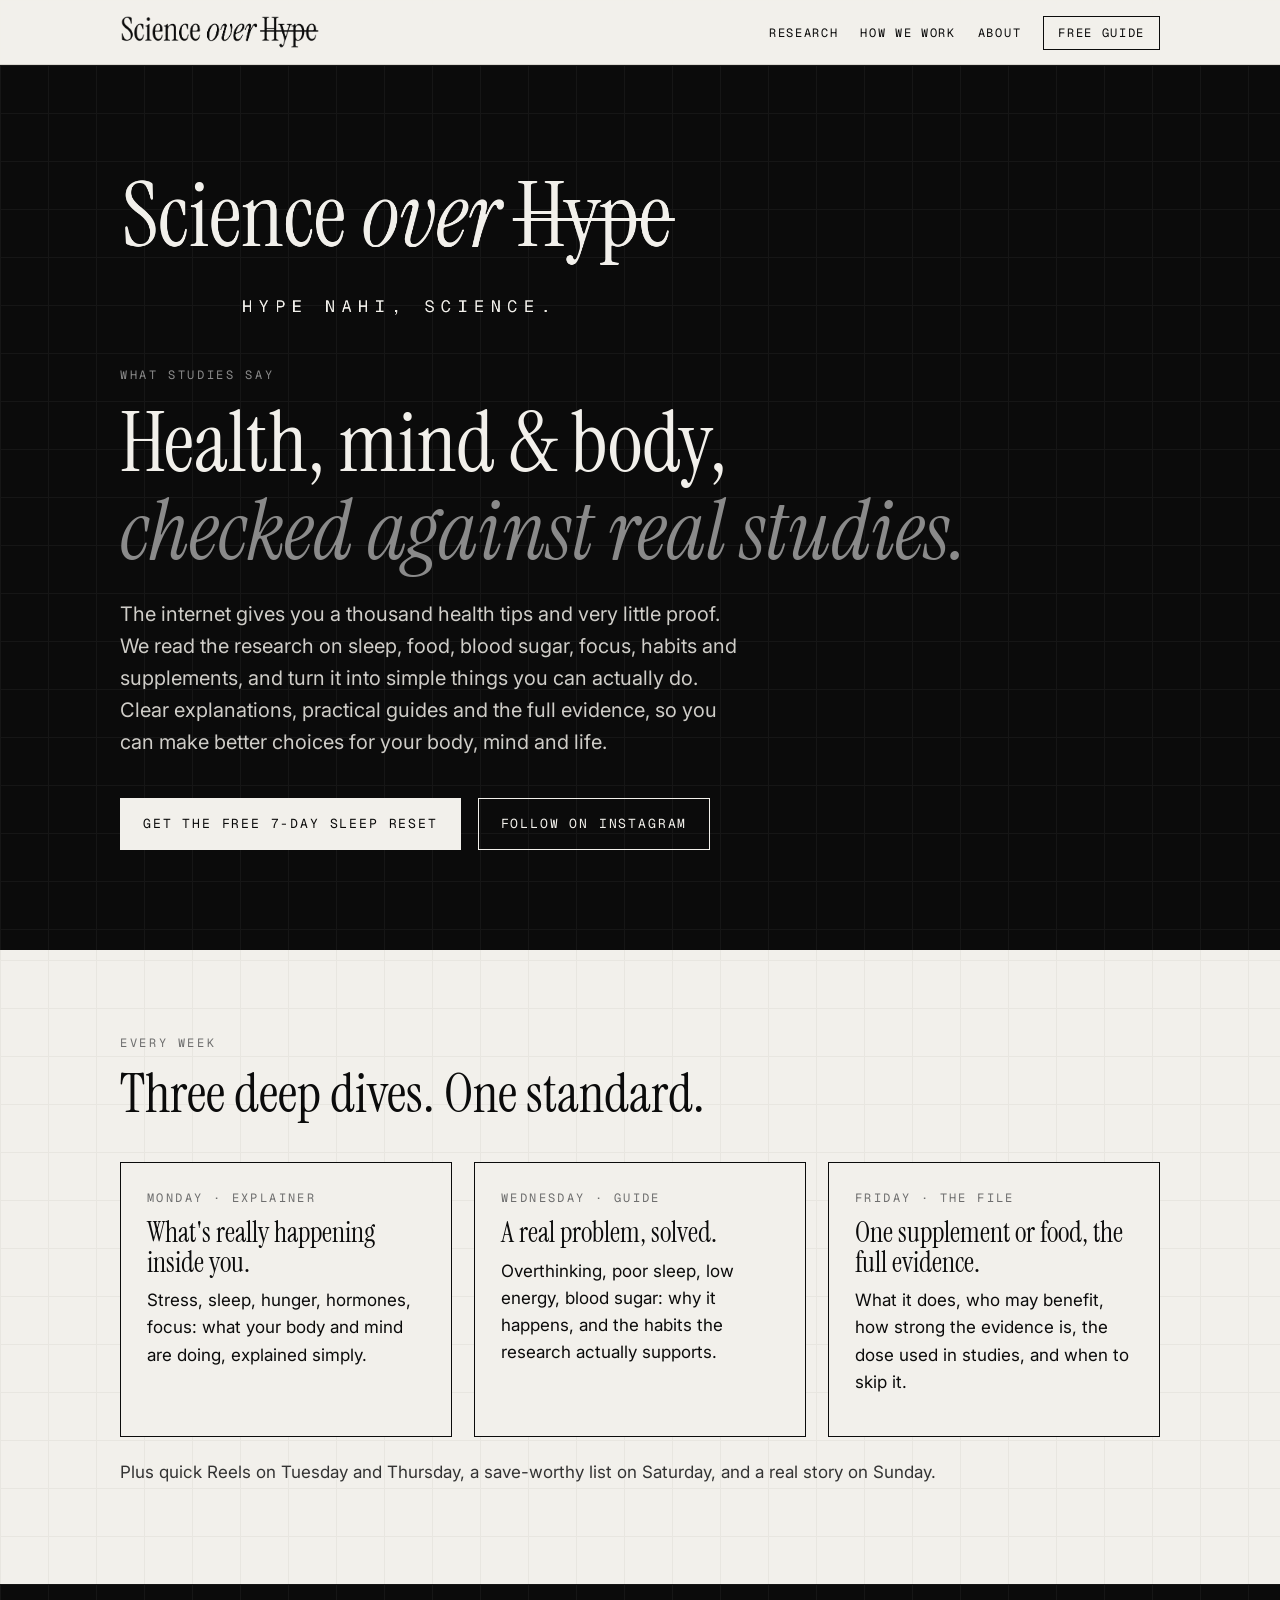
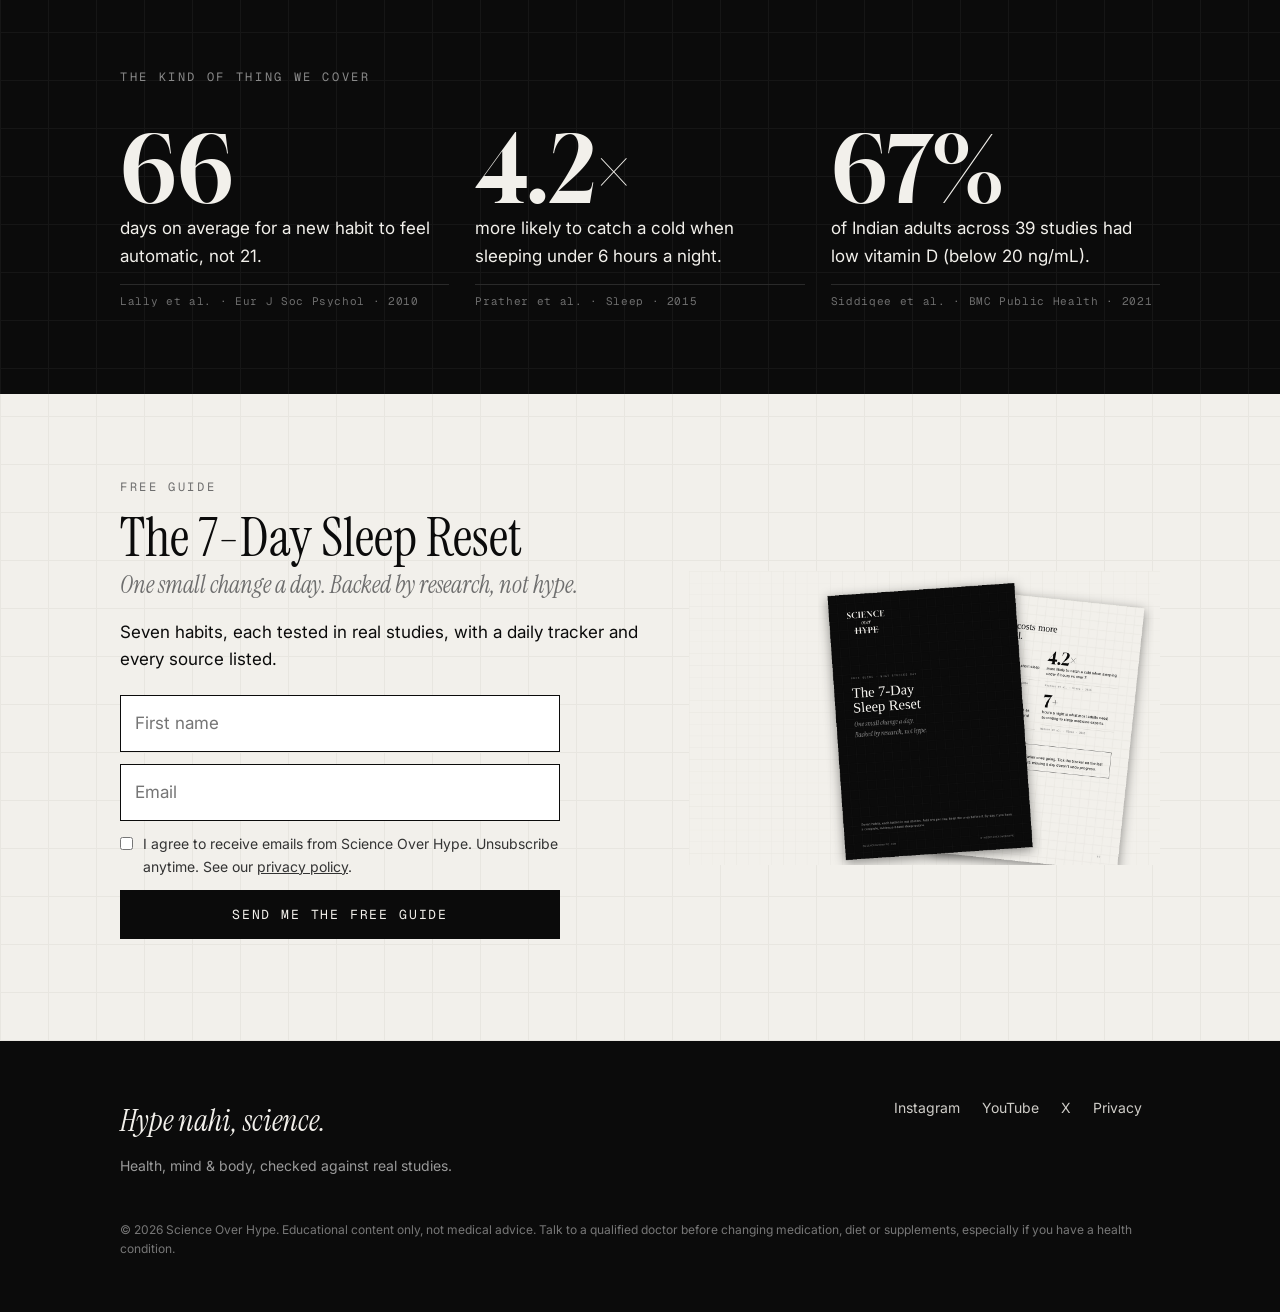
<file: index.html>
<!doctype html>
<html lang="en"><head>
<meta charset="utf-8"><meta name="viewport" content="width=device-width,initial-scale=1">
<title>Science Over Hype | Health, mind & body, checked against real studies</title>
<meta name="description" content="Short, evidence-based health content on sleep, food, blood sugar, habits and supplements. Every claim comes with its source. Hype nahi, science.">
<link rel="canonical" href="https://scienceoverhype.com/">
<meta property="og:title" content="Science Over Hype | Health, mind & body, checked against real studies"><meta property="og:description" content="Short, evidence-based health content on sleep, food, blood sugar, habits and supplements. Every claim comes with its source. Hype nahi, science.">
<meta property="og:image" content="https://scienceoverhype.com/assets/og.jpg"><meta property="og:url" content="https://scienceoverhype.com/">
<meta name="twitter:card" content="summary_large_image">
<link rel="icon" href="/assets/favicon.png"><link rel="apple-touch-icon" href="/assets/apple-touch-icon.png">
<link rel="preconnect" href="https://fonts.googleapis.com"><link rel="preconnect" href="https://fonts.gstatic.com" crossorigin>
<link href="https://fonts.googleapis.com/css2?family=Gloock&family=Instrument+Serif:ital@0;1&family=Geist+Mono&family=Inter:wght@400;600&display=swap" rel="stylesheet">
<link rel="stylesheet" href="/assets/style.css">
<script type="application/ld+json">{"@context": "https://schema.org", "@graph": [{"@type": "Organization", "@id": "https://scienceoverhype.com/#org", "name": "Science Over Hype", "url": "https://scienceoverhype.com/", "logo": "https://scienceoverhype.com/assets/logo-black.png", "sameAs": ["https://www.instagram.com/thescienceoverhype/", "https://www.youtube.com/@thescienceoverhype", "https://x.com/scienceoverhype"], "description": "Science Over Hype: Your body, mind and life, checked against real studies. Hype nahi, science.", "founder": {"@type": "Person", "@id": "https://scienceoverhype.com/about/#nitish", "name": "Nitish Vaibhav", "url": "https://scienceoverhype.com/about/"}}, {"@type": "WebSite", "@id": "https://scienceoverhype.com/#site", "name": "Science Over Hype", "url": "https://scienceoverhype.com/", "publisher": {"@id": "https://scienceoverhype.com/#org"}}]}</script>
</head><body>
<header class="site"><div class="wrap">
 <a class="logo" href="/" aria-label="Science Over Hype home"><img src="/assets/logoC-black.png" alt="Science Over Hype"></a>
 <nav><a href="/research/">Research</a><a href="/how-we-work/">How we work</a><a href="/about/">About</a><a class="cta" href="/sleep/">Free guide</a></nav>
</div></header>

<section class="dark hero"><div class="wrap">
 <img class="logo-big" src="/assets/logoC-full-white.png" alt="Science Over Hype">
 <div class="k">What studies say</div>
 <h1 style="margin-top:14px">Health, mind &amp; body,<br><span class="it">checked against real studies.</span></h1>
 <p class="lead">The internet gives you a thousand health tips and very little proof. We read the research on sleep, food, blood sugar, focus, habits and supplements, and turn it into simple things you can actually do. Clear explanations, practical guides and the full evidence, so you can make better choices for your body, mind and life.</p>
 <a class="btn solid" href="/sleep/">Get the free 7-Day Sleep Reset</a>
 <a class="btn" href="https://www.instagram.com/thescienceoverhype/" target="_blank" rel="noopener">Follow on Instagram</a>
</div></section>

<section><div class="wrap">
 <div class="k">Every week</div>
 <h2 style="margin-top:12px">Three deep dives. One standard.</h2>
 <div class="grid3">
  <div class="card"><div class="day">MONDAY · EXPLAINER</div><h3>What's really happening inside you.</h3><p>Stress, sleep, hunger, hormones, focus: what your body and mind are doing, explained simply.</p></div>
  <div class="card"><div class="day">WEDNESDAY · GUIDE</div><h3>A real problem, solved.</h3><p>Overthinking, poor sleep, low energy, blood sugar: why it happens, and the habits the research actually supports.</p></div>
  <div class="card"><div class="day">FRIDAY · THE FILE</div><h3>One supplement or food, the full evidence.</h3><p>What it does, who may benefit, how strong the evidence is, the dose used in studies, and when to skip it.</p></div>
 </div>
 <p style="margin-top:22px;color:#333">Plus quick Reels on Tuesday and Thursday, a save-worthy list on Saturday, and a real story on Sunday.</p>
</div></section>

<section class="dark"><div class="wrap">
 <div class="k">The kind of thing we cover</div>
 <div class="stats">
  <div><div class="big">66</div><p>days on average for a new habit to feel automatic, not 21.</p><div class="src">Lally et al. · Eur J Soc Psychol · 2010</div></div>
  <div><div class="big">4.2×</div><p>more likely to catch a cold when sleeping under 6 hours a night.</p><div class="src">Prather et al. · Sleep · 2015</div></div>
  <div><div class="big">67%</div><p>of Indian adults across 39 studies had low vitamin D (below 20 ng/mL).</p><div class="src">Siddiqee et al. · BMC Public Health · 2021</div></div>
 </div>
</div></section>

<section><div class="wrap split">
 <div>
  <div class="k">Free guide</div>
  <h2 style="margin-top:12px">The 7-Day Sleep Reset</h2>
  <p class="it" style="font-size:24px">One small change a day. Backed by research, not hype.</p>
  <p>Seven habits, each tested in real studies, with a daily tracker and every source listed.</p>
  <form class="signup" action="https://assets.mailerlite.com/jsonp/2796942/forms/204186432875529452/subscribe" method="post">
 <input type="text" name="fields[name]" placeholder="First name" autocomplete="given-name">
 <input type="email" name="fields[email]" placeholder="Email" required autocomplete="email">
 <label class="consent"><input type="checkbox" name="gdpr[]" value="consent" required><span>I agree to receive emails from Science Over Hype. Unsubscribe anytime. See our <a href="/privacy/">privacy policy</a>.</span></label>
 <input type="hidden" name="ml-submit" value="1"><input type="hidden" name="anticsrf" value="true">
 <button type="submit">Send me the free guide</button>
 <div class="form-msg" role="status"></div>
</form>
 </div>
 <a href="/sleep/"><img src="/assets/sleep-reset-mockup.png" alt="The 7-Day Sleep Reset guide"></a>
</div></section>
<footer class="site"><div class="wrap">
 <div class="row">
  <div><div class="tag">Hype nahi, science.</div><p style="margin-top:10px">Health, mind &amp; body, checked against real studies.</p></div>
  <div>
   <a href="https://www.instagram.com/thescienceoverhype/" target="_blank" rel="noopener">Instagram</a>
   <a href="https://www.youtube.com/@thescienceoverhype" target="_blank" rel="noopener">YouTube</a>
   <a href="https://x.com/scienceoverhype" target="_blank" rel="noopener">X</a>
   <a href="/privacy/">Privacy</a>
  </div>
 </div>
 <p class="fine">© 2026 Science Over Hype. Educational content only, not medical advice. Talk to a qualified doctor before changing medication, diet or supplements, especially if you have a health condition.</p>
</div></footer>
<script>
document.querySelectorAll('form.signup').forEach(function(f){
 f.addEventListener('submit',function(e){
  var action=f.getAttribute('action'); var msg=f.querySelector('.form-msg');
  if(!action||action==='#'){e.preventDefault();msg.textContent='Signups open very soon.';return;}
  e.preventDefault(); var b=f.querySelector('button'); b.disabled=true; b.textContent='Sending…';
  fetch(action,{method:'POST',body:new FormData(f)}).then(function(r){return r.json()}).then(function(d){
   if(d&&d.success){f.querySelectorAll('input,button').forEach(function(x){x.style.display='none'});f.querySelector('label.consent').style.display='none';
    msg.innerHTML='<strong>Almost done. Check your inbox.</strong> Tap the confirm button in our email, and your Sleep Reset arrives right after. (Not there in 2 minutes? Check Promotions or Spam.)';}
   else{b.disabled=false;b.textContent='Send me the free guide';msg.textContent='Something went wrong. Please check your email and try again.';}
  }).catch(function(){b.disabled=false;b.textContent='Send me the free guide';msg.textContent='Something went wrong. Please try again.';});
 });
});
</script>
</body></html>
</file>
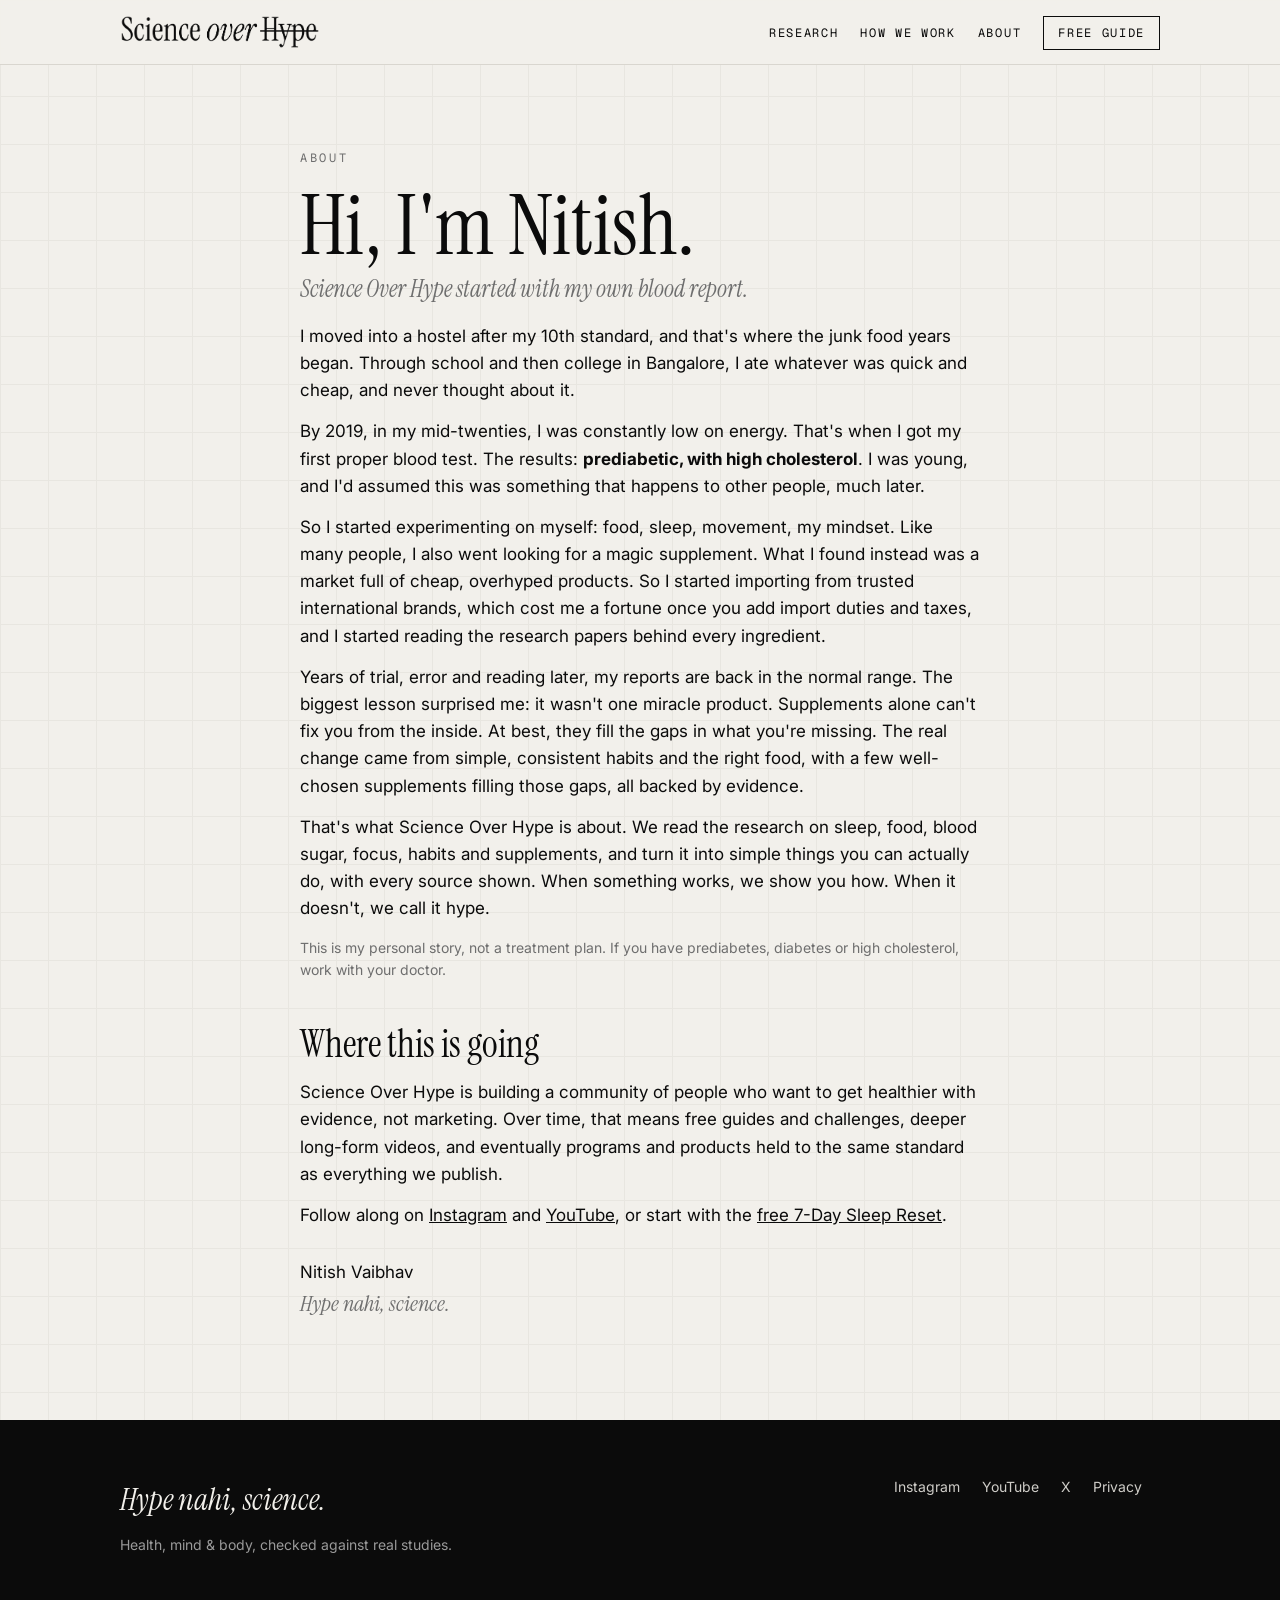
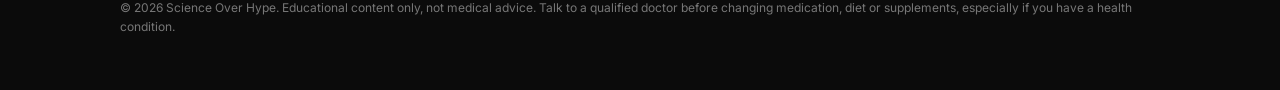
<file: about/index.html>
<!doctype html>
<html lang="en"><head>
<meta charset="utf-8"><meta name="viewport" content="width=device-width,initial-scale=1">
<title>About | Science Over Hype</title>
<meta name="description" content="Science Over Hype is run by Nitish Vaibhav: short, evidence-based health content for people who want proof, not hype.">
<link rel="canonical" href="https://scienceoverhype.com/about/">
<meta property="og:title" content="About | Science Over Hype"><meta property="og:description" content="Science Over Hype is run by Nitish Vaibhav: short, evidence-based health content for people who want proof, not hype.">
<meta property="og:image" content="https://scienceoverhype.com/assets/og.jpg"><meta property="og:url" content="https://scienceoverhype.com/about/">
<meta name="twitter:card" content="summary_large_image">
<link rel="icon" href="/assets/favicon.png"><link rel="apple-touch-icon" href="/assets/apple-touch-icon.png">
<link rel="preconnect" href="https://fonts.googleapis.com"><link rel="preconnect" href="https://fonts.gstatic.com" crossorigin>
<link href="https://fonts.googleapis.com/css2?family=Gloock&family=Instrument+Serif:ital@0;1&family=Geist+Mono&family=Inter:wght@400;600&display=swap" rel="stylesheet">
<link rel="stylesheet" href="/assets/style.css">
</head><body>
<header class="site"><div class="wrap">
 <a class="logo" href="/" aria-label="Science Over Hype home"><img src="/assets/logoC-black.png" alt="Science Over Hype"></a>
 <nav><a href="/research/">Research</a><a href="/how-we-work/">How we work</a><a href="/about/">About</a><a class="cta" href="/sleep/">Free guide</a></nav>
</div></header>

<section><div class="wrap prose">
 <div class="k">About</div>
 <h1 style="margin-top:14px">Hi, I'm Nitish.</h1>
 <p class="it" style="font-size:24px">Science Over Hype started with my own blood report.</p>
 <p>I moved into a hostel after my 10th standard, and that's where the junk food years began. Through school and then college in Bangalore, I ate whatever was quick and cheap, and never thought about it.</p>
 <p>By 2019, in my mid-twenties, I was constantly low on energy. That's when I got my first proper blood test. The results: <strong>prediabetic, with high cholesterol</strong>. I was young, and I'd assumed this was something that happens to other people, much later.</p>
 <p>So I started experimenting on myself: food, sleep, movement, my mindset. Like many people, I also went looking for a magic supplement. What I found instead was a market full of cheap, overhyped products. So I started importing from trusted international brands, which cost me a fortune once you add import duties and taxes, and I started reading the research papers behind every ingredient.</p>
 <p>Years of trial, error and reading later, my reports are back in the normal range. The biggest lesson surprised me: it wasn't one miracle product. Supplements alone can't fix you from the inside. At best, they fill the gaps in what you're missing. The real change came from simple, consistent habits and the right food, with a few well-chosen supplements filling those gaps, all backed by evidence.</p>
 <p>That's what Science Over Hype is about. We read the research on sleep, food, blood sugar, focus, habits and supplements, and turn it into simple things you can actually do, with every source shown. When something works, we show you how. When it doesn't, we call it hype.</p>
 <p style="font-size:14px;color:var(--grey)">This is my personal story, not a treatment plan. If you have prediabetes, diabetes or high cholesterol, work with your doctor.</p>
 <h2>Where this is going</h2>
 <p>Science Over Hype is building a community of people who want to get healthier with evidence, not marketing. Over time, that means free guides and challenges, deeper long-form videos, and eventually programs and products held to the same standard as everything we publish.</p>
 <p>Follow along on <a href="https://www.instagram.com/thescienceoverhype/" target="_blank" rel="noopener">Instagram</a> and <a href="https://www.youtube.com/@thescienceoverhype" target="_blank" rel="noopener">YouTube</a>, or start with the <a href="/sleep/">free 7-Day Sleep Reset</a>.</p>
 <p style="margin-top:30px">Nitish Vaibhav<br><span class="it" style="font-size:22px">Hype nahi, science.</span></p>
</div></section>
<footer class="site"><div class="wrap">
 <div class="row">
  <div><div class="tag">Hype nahi, science.</div><p style="margin-top:10px">Health, mind &amp; body, checked against real studies.</p></div>
  <div>
   <a href="https://www.instagram.com/thescienceoverhype/" target="_blank" rel="noopener">Instagram</a>
   <a href="https://www.youtube.com/@thescienceoverhype" target="_blank" rel="noopener">YouTube</a>
   <a href="https://x.com/scienceoverhype" target="_blank" rel="noopener">X</a>
   <a href="/privacy/">Privacy</a>
  </div>
 </div>
 <p class="fine">© 2026 Science Over Hype. Educational content only, not medical advice. Talk to a qualified doctor before changing medication, diet or supplements, especially if you have a health condition.</p>
</div></footer>
<script>
document.querySelectorAll('form.signup').forEach(function(f){
 f.addEventListener('submit',function(e){
  var action=f.getAttribute('action'); var msg=f.querySelector('.form-msg');
  if(!action||action==='#'){e.preventDefault();msg.textContent='Signups open very soon.';return;}
  e.preventDefault(); var b=f.querySelector('button'); b.disabled=true; b.textContent='Sending…';
  fetch(action,{method:'POST',body:new FormData(f)}).then(function(r){return r.json()}).then(function(d){
   if(d&&d.success){f.querySelectorAll('input,button').forEach(function(x){x.style.display='none'});f.querySelector('label.consent').style.display='none';
    msg.innerHTML='<strong>Almost done. Check your inbox.</strong> Tap the confirm button in our email, and your Sleep Reset arrives right after. (Not there in 2 minutes? Check Promotions or Spam.)';}
   else{b.disabled=false;b.textContent='Send me the free guide';msg.textContent='Something went wrong. Please check your email and try again.';}
  }).catch(function(){b.disabled=false;b.textContent='Send me the free guide';msg.textContent='Something went wrong. Please try again.';});
 });
});
</script>
</body></html>
</file>
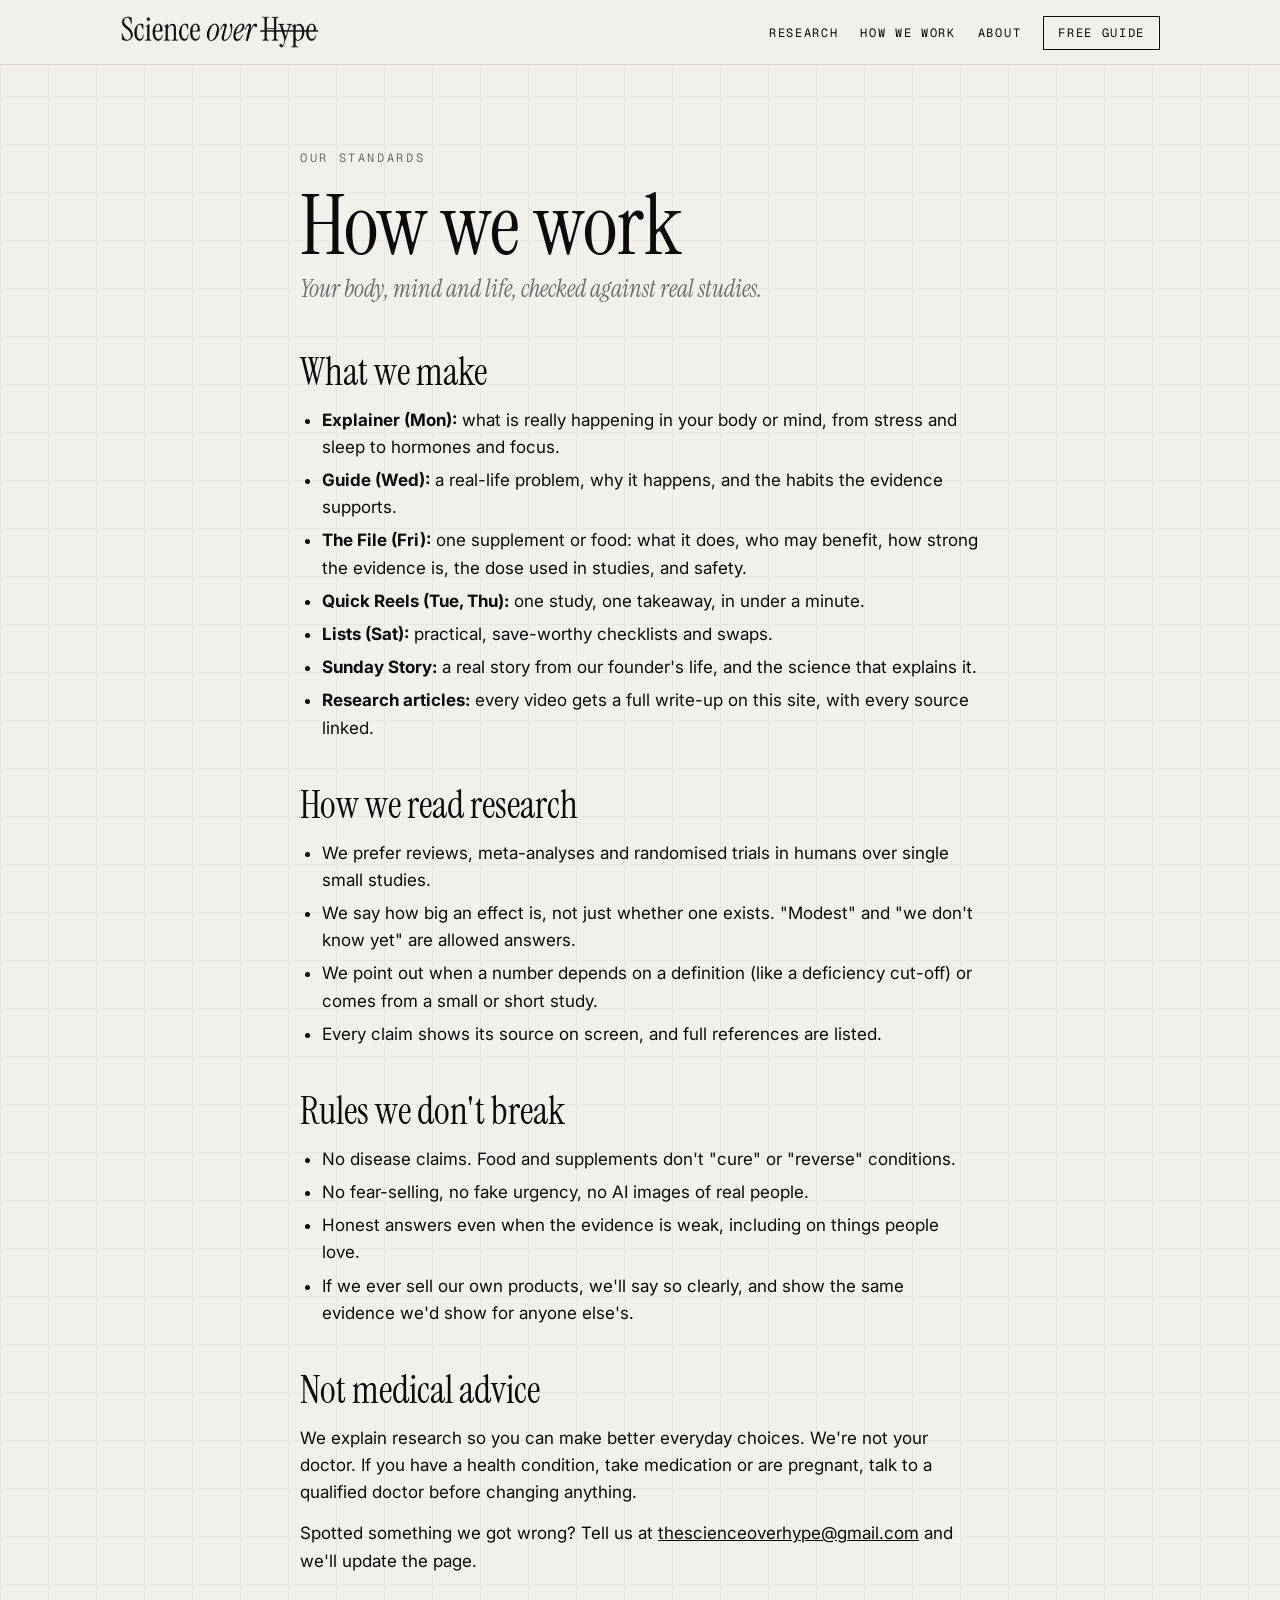
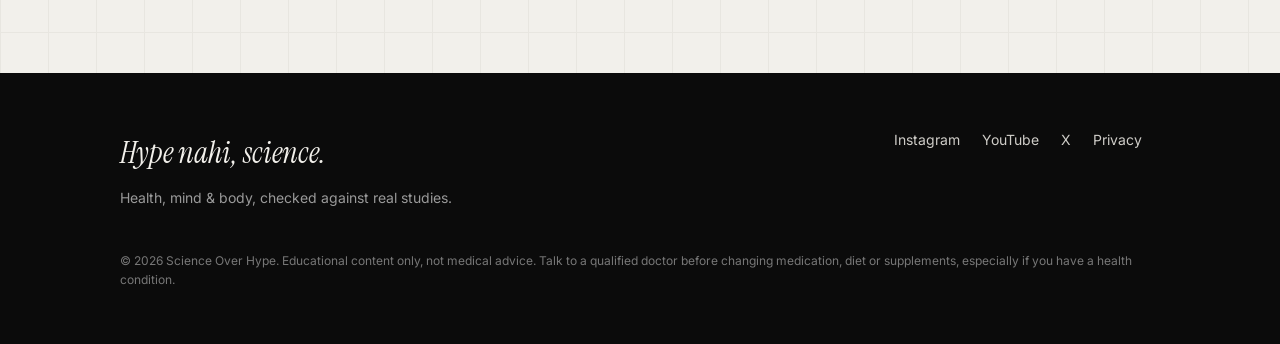
<file: how-we-work/index.html>
<!doctype html>
<html lang="en"><head>
<meta charset="utf-8"><meta name="viewport" content="width=device-width,initial-scale=1">
<title>How we work | Science Over Hype</title>
<meta name="description" content="Our evidence standards: what we make, how we read studies, and the rules we never break.">
<link rel="canonical" href="https://scienceoverhype.com/how-we-work/">
<meta property="og:title" content="How we work | Science Over Hype"><meta property="og:description" content="Our evidence standards: what we make, how we read studies, and the rules we never break.">
<meta property="og:image" content="https://scienceoverhype.com/assets/og.jpg"><meta property="og:url" content="https://scienceoverhype.com/how-we-work/">
<meta name="twitter:card" content="summary_large_image">
<link rel="icon" href="/assets/favicon.png"><link rel="apple-touch-icon" href="/assets/apple-touch-icon.png">
<link rel="preconnect" href="https://fonts.googleapis.com"><link rel="preconnect" href="https://fonts.gstatic.com" crossorigin>
<link href="https://fonts.googleapis.com/css2?family=Gloock&family=Instrument+Serif:ital@0;1&family=Geist+Mono&family=Inter:wght@400;600&display=swap" rel="stylesheet">
<link rel="stylesheet" href="/assets/style.css">
</head><body>
<header class="site"><div class="wrap">
 <a class="logo" href="/" aria-label="Science Over Hype home"><img src="/assets/logoC-black.png" alt="Science Over Hype"></a>
 <nav><a href="/research/">Research</a><a href="/how-we-work/">How we work</a><a href="/about/">About</a><a class="cta" href="/sleep/">Free guide</a></nav>
</div></header>

<section><div class="wrap prose">
 <div class="k">Our standards</div>
 <h1 style="margin-top:14px">How we work</h1>
 <p class="it" style="font-size:24px">Your body, mind and life, checked against real studies.</p>
 <h2>What we make</h2>
 <ul>
  <li><strong>Explainer (Mon):</strong> what is really happening in your body or mind, from stress and sleep to hormones and focus.</li>
  <li><strong>Guide (Wed):</strong> a real-life problem, why it happens, and the habits the evidence supports.</li>
  <li><strong>The File (Fri):</strong> one supplement or food: what it does, who may benefit, how strong the evidence is, the dose used in studies, and safety.</li>
  <li><strong>Quick Reels (Tue, Thu):</strong> one study, one takeaway, in under a minute.</li>
  <li><strong>Lists (Sat):</strong> practical, save-worthy checklists and swaps.</li>
  <li><strong>Sunday Story:</strong> a real story from our founder's life, and the science that explains it.</li>
  <li><strong>Research articles:</strong> every video gets a full write-up on this site, with every source linked.</li>
 </ul>
 <h2>How we read research</h2>
 <ul>
  <li>We prefer reviews, meta-analyses and randomised trials in humans over single small studies.</li>
  <li>We say how big an effect is, not just whether one exists. "Modest" and "we don't know yet" are allowed answers.</li>
  <li>We point out when a number depends on a definition (like a deficiency cut-off) or comes from a small or short study.</li>
  <li>Every claim shows its source on screen, and full references are listed.</li>
 </ul>
 <h2>Rules we don't break</h2>
 <ul>
  <li>No disease claims. Food and supplements don't "cure" or "reverse" conditions.</li>
  <li>No fear-selling, no fake urgency, no AI images of real people.</li>
  <li>Honest answers even when the evidence is weak, including on things people love.</li>
  <li>If we ever sell our own products, we'll say so clearly, and show the same evidence we'd show for anyone else's.</li>
 </ul>
 <h2>Not medical advice</h2>
 <p>We explain research so you can make better everyday choices. We're not your doctor. If you have a health condition, take medication or are pregnant, talk to a qualified doctor before changing anything.</p>
 <p>Spotted something we got wrong? Tell us at <a href="mailto:thescienceoverhype@gmail.com">thescienceoverhype@gmail.com</a> and we'll update the page.</p>
</div></section>
<footer class="site"><div class="wrap">
 <div class="row">
  <div><div class="tag">Hype nahi, science.</div><p style="margin-top:10px">Health, mind &amp; body, checked against real studies.</p></div>
  <div>
   <a href="https://www.instagram.com/thescienceoverhype/" target="_blank" rel="noopener">Instagram</a>
   <a href="https://www.youtube.com/@thescienceoverhype" target="_blank" rel="noopener">YouTube</a>
   <a href="https://x.com/scienceoverhype" target="_blank" rel="noopener">X</a>
   <a href="/privacy/">Privacy</a>
  </div>
 </div>
 <p class="fine">© 2026 Science Over Hype. Educational content only, not medical advice. Talk to a qualified doctor before changing medication, diet or supplements, especially if you have a health condition.</p>
</div></footer>
<script>
document.querySelectorAll('form.signup').forEach(function(f){
 f.addEventListener('submit',function(e){
  var action=f.getAttribute('action'); var msg=f.querySelector('.form-msg');
  if(!action||action==='#'){e.preventDefault();msg.textContent='Signups open very soon.';return;}
  e.preventDefault(); var b=f.querySelector('button'); b.disabled=true; b.textContent='Sending…';
  fetch(action,{method:'POST',body:new FormData(f)}).then(function(r){return r.json()}).then(function(d){
   if(d&&d.success){f.querySelectorAll('input,button').forEach(function(x){x.style.display='none'});f.querySelector('label.consent').style.display='none';
    msg.innerHTML='<strong>Almost done. Check your inbox.</strong> Tap the confirm button in our email, and your Sleep Reset arrives right after. (Not there in 2 minutes? Check Promotions or Spam.)';}
   else{b.disabled=false;b.textContent='Send me the free guide';msg.textContent='Something went wrong. Please check your email and try again.';}
  }).catch(function(){b.disabled=false;b.textContent='Send me the free guide';msg.textContent='Something went wrong. Please try again.';});
 });
});
</script>
</body></html>
</file>
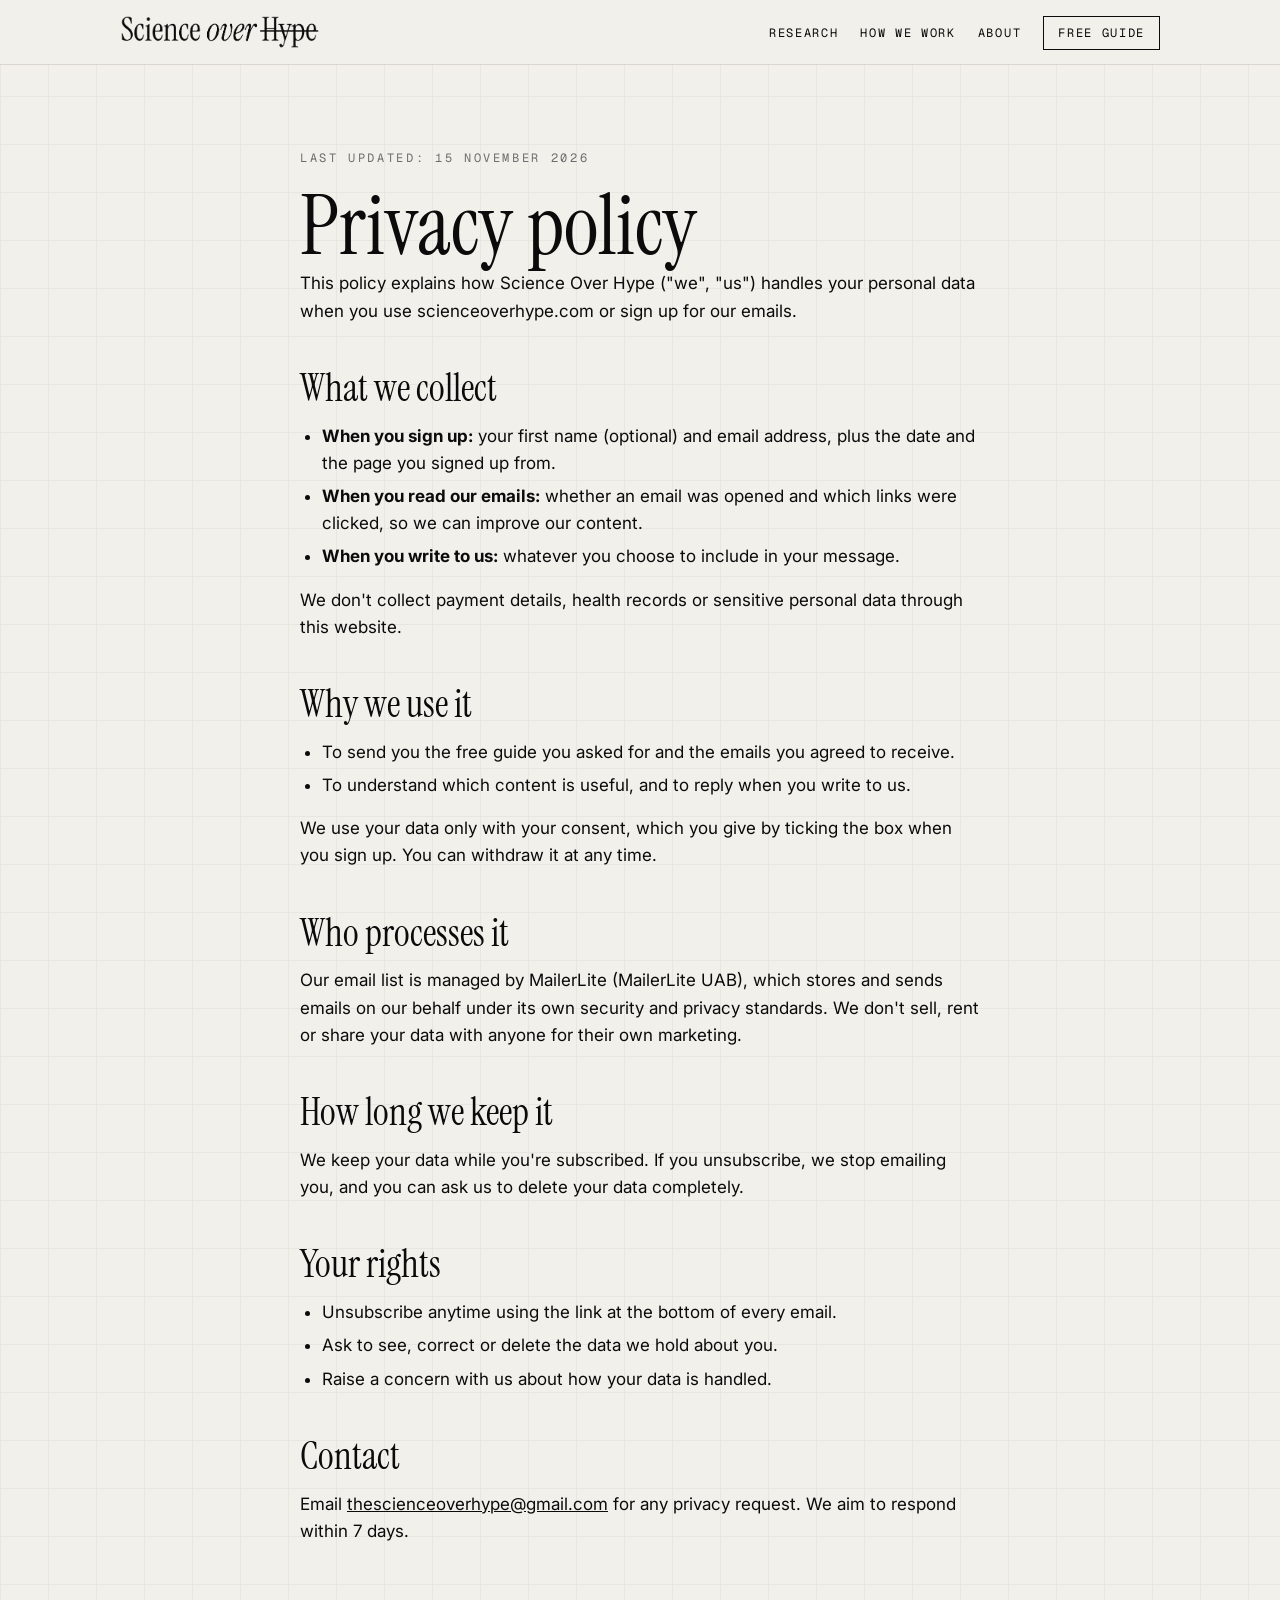
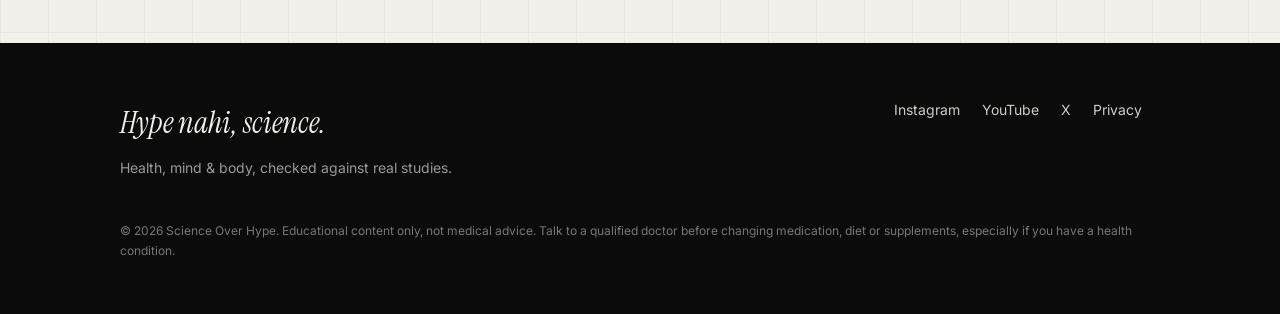
<file: privacy/index.html>
<!doctype html>
<html lang="en"><head>
<meta charset="utf-8"><meta name="viewport" content="width=device-width,initial-scale=1">
<title>Privacy policy | Science Over Hype</title>
<meta name="description" content="How Science Over Hype collects, uses and protects your personal data.">
<link rel="canonical" href="https://scienceoverhype.com/privacy/">
<meta property="og:title" content="Privacy policy | Science Over Hype"><meta property="og:description" content="How Science Over Hype collects, uses and protects your personal data.">
<meta property="og:image" content="https://scienceoverhype.com/assets/og.jpg"><meta property="og:url" content="https://scienceoverhype.com/privacy/">
<meta name="twitter:card" content="summary_large_image">
<link rel="icon" href="/assets/favicon.png"><link rel="apple-touch-icon" href="/assets/apple-touch-icon.png">
<link rel="preconnect" href="https://fonts.googleapis.com"><link rel="preconnect" href="https://fonts.gstatic.com" crossorigin>
<link href="https://fonts.googleapis.com/css2?family=Gloock&family=Instrument+Serif:ital@0;1&family=Geist+Mono&family=Inter:wght@400;600&display=swap" rel="stylesheet">
<link rel="stylesheet" href="/assets/style.css">
</head><body>
<header class="site"><div class="wrap">
 <a class="logo" href="/" aria-label="Science Over Hype home"><img src="/assets/logoC-black.png" alt="Science Over Hype"></a>
 <nav><a href="/research/">Research</a><a href="/how-we-work/">How we work</a><a href="/about/">About</a><a class="cta" href="/sleep/">Free guide</a></nav>
</div></header>

<section><div class="wrap prose">
 <div class="k">Last updated: 15 November 2026</div>
 <h1 style="margin-top:14px">Privacy policy</h1>
 <p>This policy explains how Science Over Hype ("we", "us") handles your personal data when you use scienceoverhype.com or sign up for our emails.</p>
 <h2>What we collect</h2>
 <ul>
  <li><strong>When you sign up:</strong> your first name (optional) and email address, plus the date and the page you signed up from.</li>
  <li><strong>When you read our emails:</strong> whether an email was opened and which links were clicked, so we can improve our content.</li>
  <li><strong>When you write to us:</strong> whatever you choose to include in your message.</li>
 </ul>
 <p>We don't collect payment details, health records or sensitive personal data through this website.</p>
 <h2>Why we use it</h2>
 <ul>
  <li>To send you the free guide you asked for and the emails you agreed to receive.</li>
  <li>To understand which content is useful, and to reply when you write to us.</li>
 </ul>
 <p>We use your data only with your consent, which you give by ticking the box when you sign up. You can withdraw it at any time.</p>
 <h2>Who processes it</h2>
 <p>Our email list is managed by MailerLite (MailerLite UAB), which stores and sends emails on our behalf under its own security and privacy standards. We don't sell, rent or share your data with anyone for their own marketing.</p>
 <h2>How long we keep it</h2>
 <p>We keep your data while you're subscribed. If you unsubscribe, we stop emailing you, and you can ask us to delete your data completely.</p>
 <h2>Your rights</h2>
 <ul>
  <li>Unsubscribe anytime using the link at the bottom of every email.</li>
  <li>Ask to see, correct or delete the data we hold about you.</li>
  <li>Raise a concern with us about how your data is handled.</li>
 </ul>
 <h2>Contact</h2>
 <p>Email <a href="mailto:thescienceoverhype@gmail.com">thescienceoverhype@gmail.com</a> for any privacy request. We aim to respond within 7 days.</p>
</div></section>
<footer class="site"><div class="wrap">
 <div class="row">
  <div><div class="tag">Hype nahi, science.</div><p style="margin-top:10px">Health, mind &amp; body, checked against real studies.</p></div>
  <div>
   <a href="https://www.instagram.com/thescienceoverhype/" target="_blank" rel="noopener">Instagram</a>
   <a href="https://www.youtube.com/@thescienceoverhype" target="_blank" rel="noopener">YouTube</a>
   <a href="https://x.com/scienceoverhype" target="_blank" rel="noopener">X</a>
   <a href="/privacy/">Privacy</a>
  </div>
 </div>
 <p class="fine">© 2026 Science Over Hype. Educational content only, not medical advice. Talk to a qualified doctor before changing medication, diet or supplements, especially if you have a health condition.</p>
</div></footer>
<script>
document.querySelectorAll('form.signup').forEach(function(f){
 f.addEventListener('submit',function(e){
  var action=f.getAttribute('action'); var msg=f.querySelector('.form-msg');
  if(!action||action==='#'){e.preventDefault();msg.textContent='Signups open very soon.';return;}
  e.preventDefault(); var b=f.querySelector('button'); b.disabled=true; b.textContent='Sending…';
  fetch(action,{method:'POST',body:new FormData(f)}).then(function(r){return r.json()}).then(function(d){
   if(d&&d.success){f.querySelectorAll('input,button').forEach(function(x){x.style.display='none'});f.querySelector('label.consent').style.display='none';
    msg.innerHTML='<strong>Almost done. Check your inbox.</strong> Tap the confirm button in our email, and your Sleep Reset arrives right after. (Not there in 2 minutes? Check Promotions or Spam.)';}
   else{b.disabled=false;b.textContent='Send me the free guide';msg.textContent='Something went wrong. Please check your email and try again.';}
  }).catch(function(){b.disabled=false;b.textContent='Send me the free guide';msg.textContent='Something went wrong. Please try again.';});
 });
});
</script>
</body></html>
</file>
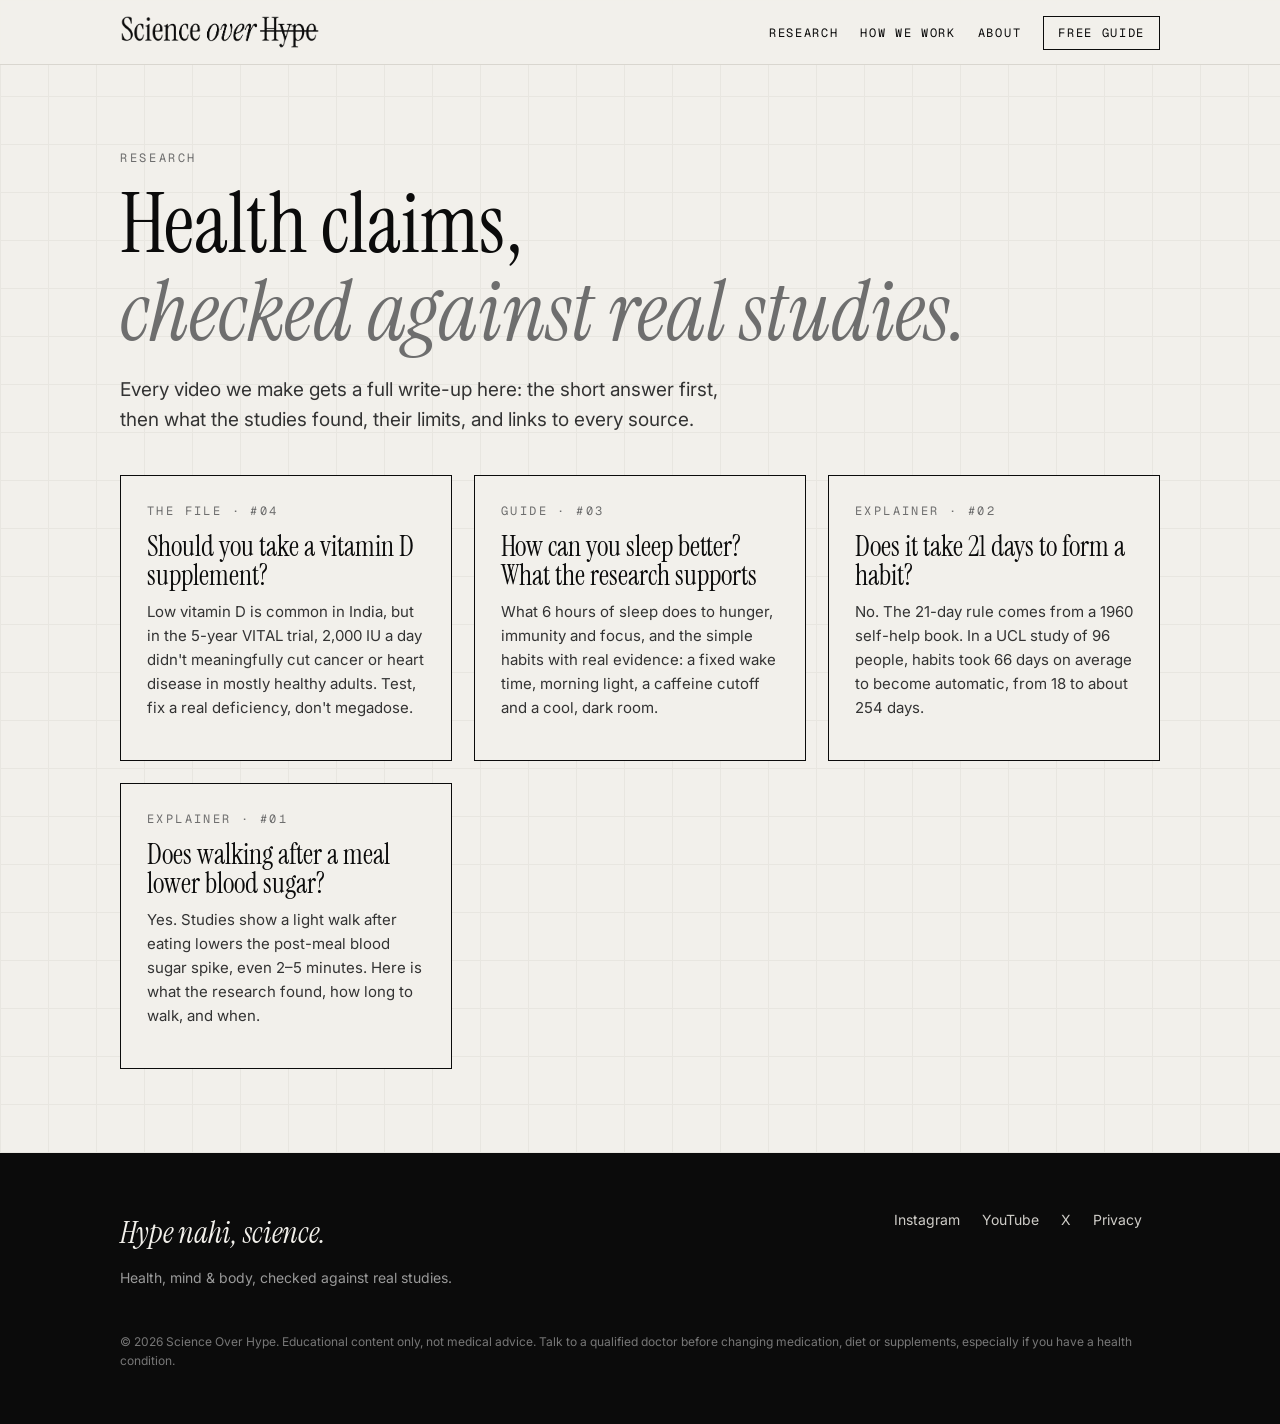
<file: research/index.html>
<!doctype html>
<html lang="en"><head>
<meta charset="utf-8"><meta name="viewport" content="width=device-width,initial-scale=1">
<title>Research: health claims checked against real studies | Science Over Hype</title>
<meta name="description" content="Evidence write-ups on sleep, blood sugar, habits and supplements, with a short answer first and every source linked.">
<link rel="canonical" href="https://scienceoverhype.com/research/">
<meta property="og:title" content="Research: health claims checked against real studies | Science Over Hype"><meta property="og:description" content="Evidence write-ups on sleep, blood sugar, habits and supplements, with a short answer first and every source linked.">
<meta property="og:image" content="https://scienceoverhype.com/assets/og.jpg"><meta property="og:url" content="https://scienceoverhype.com/research/">
<meta name="twitter:card" content="summary_large_image">
<link rel="icon" href="/assets/favicon.png"><link rel="apple-touch-icon" href="/assets/apple-touch-icon.png">
<link rel="preconnect" href="https://fonts.googleapis.com"><link rel="preconnect" href="https://fonts.gstatic.com" crossorigin>
<link href="https://fonts.googleapis.com/css2?family=Gloock&family=Instrument+Serif:ital@0;1&family=Geist+Mono&family=Inter:wght@400;600&display=swap" rel="stylesheet">
<link rel="stylesheet" href="/assets/style.css">
</head><body>
<header class="site"><div class="wrap">
 <a class="logo" href="/" aria-label="Science Over Hype home"><img src="/assets/logoC-black.png" alt="Science Over Hype"></a>
 <nav><a href="/research/">Research</a><a href="/how-we-work/">How we work</a><a href="/about/">About</a><a class="cta" href="/sleep/">Free guide</a></nav>
</div></header>

<section><div class="wrap">
 <div class="k">Research</div>
 <h1 style="margin-top:12px">Health claims,<br><span class="it">checked against real studies.</span></h1>
 <p class="lead-dark" style="max-width:640px;margin-top:18px">Every video we make gets a full write-up here: the short answer first, then what the studies found, their limits, and links to every source.</p>
 <div class="grid3"><a class="card rcard" href="/research/should-you-take-vitamin-d-supplement/"><div class="day">THE FILE · #04</div><h3>Should you take a vitamin D supplement?</h3><p>Low vitamin D is common in India, but in the 5-year VITAL trial, 2,000 IU a day didn&#x27;t meaningfully cut cancer or heart disease in mostly healthy adults. Test, fix a real deficiency, don&#x27;t megadose.</p></a><a class="card rcard" href="/research/how-to-sleep-better-science/"><div class="day">GUIDE · #03</div><h3>How can you sleep better? What the research supports</h3><p>What 6 hours of sleep does to hunger, immunity and focus, and the simple habits with real evidence: a fixed wake time, morning light, a caffeine cutoff and a cool, dark room.</p></a><a class="card rcard" href="/research/does-it-take-21-days-to-form-a-habit/"><div class="day">EXPLAINER · #02</div><h3>Does it take 21 days to form a habit?</h3><p>No. The 21-day rule comes from a 1960 self-help book. In a UCL study of 96 people, habits took 66 days on average to become automatic, from 18 to about 254 days.</p></a><a class="card rcard" href="/research/walking-after-meals-blood-sugar/"><div class="day">EXPLAINER · #01</div><h3>Does walking after a meal lower blood sugar?</h3><p>Yes. Studies show a light walk after eating lowers the post-meal blood sugar spike, even 2–5 minutes. Here is what the research found, how long to walk, and when.</p></a></div>
</div></section>
<footer class="site"><div class="wrap">
 <div class="row">
  <div><div class="tag">Hype nahi, science.</div><p style="margin-top:10px">Health, mind &amp; body, checked against real studies.</p></div>
  <div>
   <a href="https://www.instagram.com/thescienceoverhype/" target="_blank" rel="noopener">Instagram</a>
   <a href="https://www.youtube.com/@thescienceoverhype" target="_blank" rel="noopener">YouTube</a>
   <a href="https://x.com/scienceoverhype" target="_blank" rel="noopener">X</a>
   <a href="/privacy/">Privacy</a>
  </div>
 </div>
 <p class="fine">© 2026 Science Over Hype. Educational content only, not medical advice. Talk to a qualified doctor before changing medication, diet or supplements, especially if you have a health condition.</p>
</div></footer>
<script>
document.querySelectorAll('form.signup').forEach(function(f){
 f.addEventListener('submit',function(e){
  var action=f.getAttribute('action'); var msg=f.querySelector('.form-msg');
  if(!action||action==='#'){e.preventDefault();msg.textContent='Signups open very soon.';return;}
  e.preventDefault(); var b=f.querySelector('button'); b.disabled=true; b.textContent='Sending…';
  fetch(action,{method:'POST',body:new FormData(f)}).then(function(r){return r.json()}).then(function(d){
   if(d&&d.success){f.querySelectorAll('input,button').forEach(function(x){x.style.display='none'});f.querySelector('label.consent').style.display='none';
    msg.innerHTML='<strong>Almost done. Check your inbox.</strong> Tap the confirm button in our email, and your Sleep Reset arrives right after. (Not there in 2 minutes? Check Promotions or Spam.)';}
   else{b.disabled=false;b.textContent='Send me the free guide';msg.textContent='Something went wrong. Please check your email and try again.';}
  }).catch(function(){b.disabled=false;b.textContent='Send me the free guide';msg.textContent='Something went wrong. Please try again.';});
 });
});
</script>
</body></html>
</file>
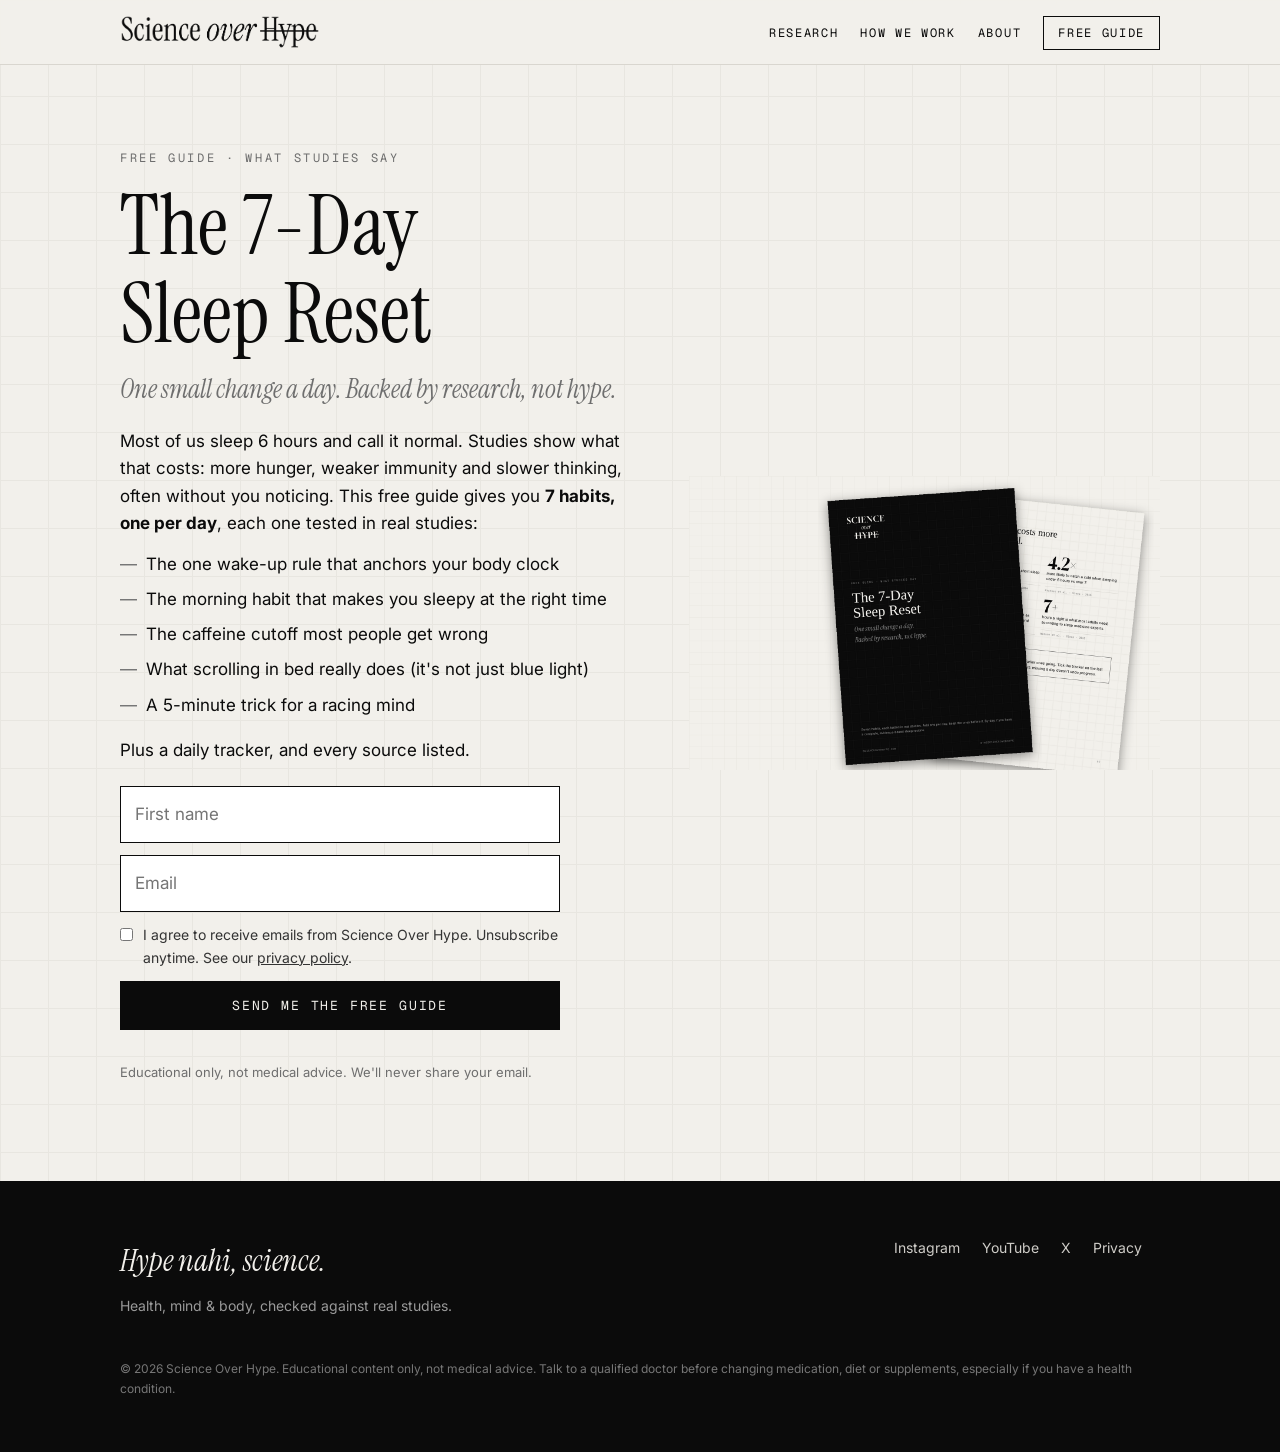
<file: sleep/index.html>
<!doctype html>
<html lang="en"><head>
<meta charset="utf-8"><meta name="viewport" content="width=device-width,initial-scale=1">
<title>Free 7-Day Sleep Reset | Science Over Hype</title>
<meta name="description" content="7 science-backed sleep habits, one per day. A free guide from Science Over Hype with a daily tracker and every source listed.">
<link rel="canonical" href="https://scienceoverhype.com/sleep/">
<meta property="og:title" content="Free 7-Day Sleep Reset | Science Over Hype"><meta property="og:description" content="7 science-backed sleep habits, one per day. A free guide from Science Over Hype with a daily tracker and every source listed.">
<meta property="og:image" content="https://scienceoverhype.com/assets/og.jpg"><meta property="og:url" content="https://scienceoverhype.com/sleep/">
<meta name="twitter:card" content="summary_large_image">
<link rel="icon" href="/assets/favicon.png"><link rel="apple-touch-icon" href="/assets/apple-touch-icon.png">
<link rel="preconnect" href="https://fonts.googleapis.com"><link rel="preconnect" href="https://fonts.gstatic.com" crossorigin>
<link href="https://fonts.googleapis.com/css2?family=Gloock&family=Instrument+Serif:ital@0;1&family=Geist+Mono&family=Inter:wght@400;600&display=swap" rel="stylesheet">
<link rel="stylesheet" href="/assets/style.css">
</head><body>
<header class="site"><div class="wrap">
 <a class="logo" href="/" aria-label="Science Over Hype home"><img src="/assets/logoC-black.png" alt="Science Over Hype"></a>
 <nav><a href="/research/">Research</a><a href="/how-we-work/">How we work</a><a href="/about/">About</a><a class="cta" href="/sleep/">Free guide</a></nav>
</div></header>

<section><div class="wrap split">
 <div>
  <div class="k">Free guide · What studies say</div>
  <h1 style="margin-top:14px">The 7-Day<br>Sleep Reset</h1>
  <p class="it" style="font-size:26px;margin-top:10px">One small change a day. Backed by research, not hype.</p>
  <p style="margin-top:18px">Most of us sleep 6 hours and call it normal. Studies show what that costs: more hunger, weaker immunity and slower thinking, often without you noticing. This free guide gives you <strong>7 habits, one per day</strong>, each one tested in real studies:</p>
  <ul class="ticks">
   <li>The one wake-up rule that anchors your body clock</li>
   <li>The morning habit that makes you sleepy at the right time</li>
   <li>The caffeine cutoff most people get wrong</li>
   <li>What scrolling in bed really does (it's not just blue light)</li>
   <li>A 5-minute trick for a racing mind</li>
  </ul>
  <p>Plus a daily tracker, and every source listed.</p>
  <form class="signup" action="https://assets.mailerlite.com/jsonp/2796942/forms/204186432875529452/subscribe" method="post">
 <input type="text" name="fields[name]" placeholder="First name" autocomplete="given-name">
 <input type="email" name="fields[email]" placeholder="Email" required autocomplete="email">
 <label class="consent"><input type="checkbox" name="gdpr[]" value="consent" required><span>I agree to receive emails from Science Over Hype. Unsubscribe anytime. See our <a href="/privacy/">privacy policy</a>.</span></label>
 <input type="hidden" name="ml-submit" value="1"><input type="hidden" name="anticsrf" value="true">
 <button type="submit">Send me the free guide</button>
 <div class="form-msg" role="status"></div>
</form>
  <p style="font-size:13px;color:var(--grey);margin-top:14px">Educational only, not medical advice. We'll never share your email.</p>
 </div>
 <img src="/assets/sleep-reset-mockup.png" alt="Pages from the 7-Day Sleep Reset guide">
</div></section>
<footer class="site"><div class="wrap">
 <div class="row">
  <div><div class="tag">Hype nahi, science.</div><p style="margin-top:10px">Health, mind &amp; body, checked against real studies.</p></div>
  <div>
   <a href="https://www.instagram.com/thescienceoverhype/" target="_blank" rel="noopener">Instagram</a>
   <a href="https://www.youtube.com/@thescienceoverhype" target="_blank" rel="noopener">YouTube</a>
   <a href="https://x.com/scienceoverhype" target="_blank" rel="noopener">X</a>
   <a href="/privacy/">Privacy</a>
  </div>
 </div>
 <p class="fine">© 2026 Science Over Hype. Educational content only, not medical advice. Talk to a qualified doctor before changing medication, diet or supplements, especially if you have a health condition.</p>
</div></footer>
<script>
document.querySelectorAll('form.signup').forEach(function(f){
 f.addEventListener('submit',function(e){
  var action=f.getAttribute('action'); var msg=f.querySelector('.form-msg');
  if(!action||action==='#'){e.preventDefault();msg.textContent='Signups open very soon.';return;}
  e.preventDefault(); var b=f.querySelector('button'); b.disabled=true; b.textContent='Sending…';
  fetch(action,{method:'POST',body:new FormData(f)}).then(function(r){return r.json()}).then(function(d){
   if(d&&d.success){f.querySelectorAll('input,button').forEach(function(x){x.style.display='none'});f.querySelector('label.consent').style.display='none';
    msg.innerHTML='<strong>Almost done. Check your inbox.</strong> Tap the confirm button in our email, and your Sleep Reset arrives right after. (Not there in 2 minutes? Check Promotions or Spam.)';}
   else{b.disabled=false;b.textContent='Send me the free guide';msg.textContent='Something went wrong. Please check your email and try again.';}
  }).catch(function(){b.disabled=false;b.textContent='Send me the free guide';msg.textContent='Something went wrong. Please try again.';});
 });
});
</script>
</body></html>
</file>
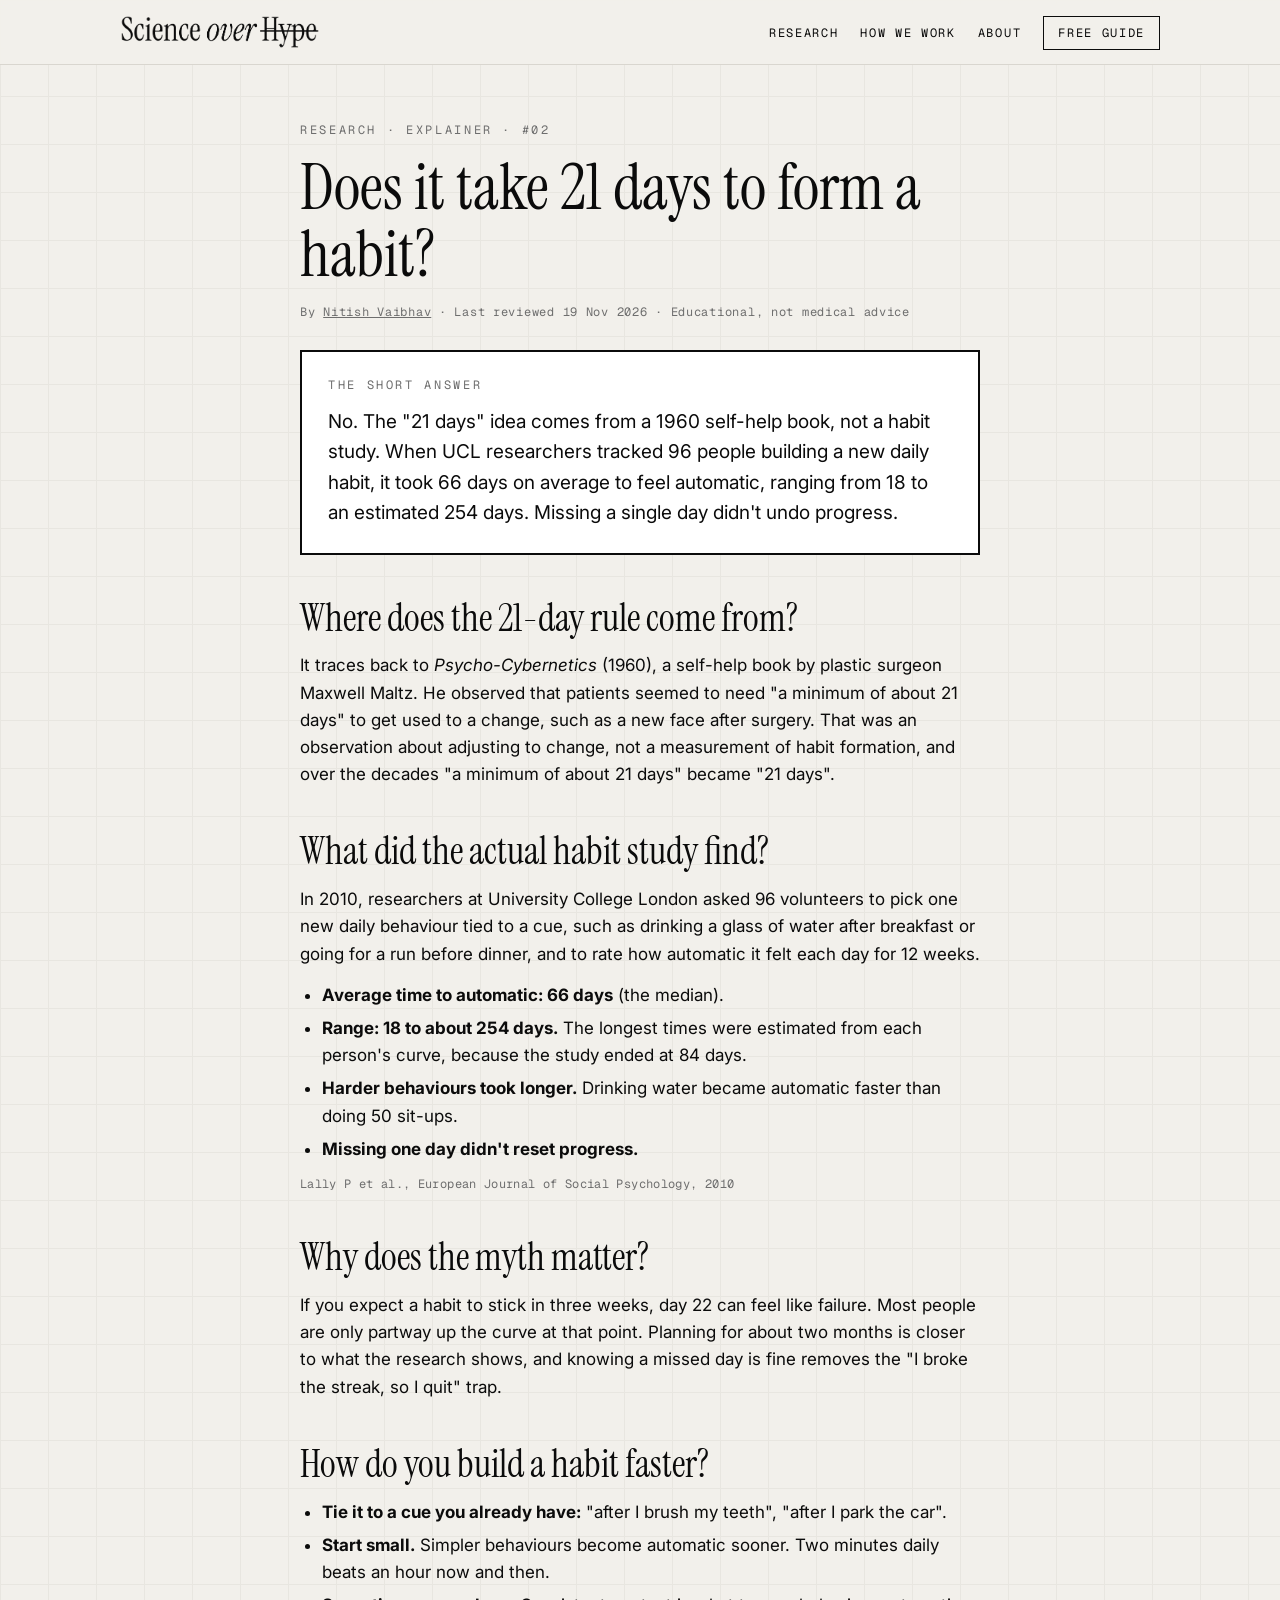
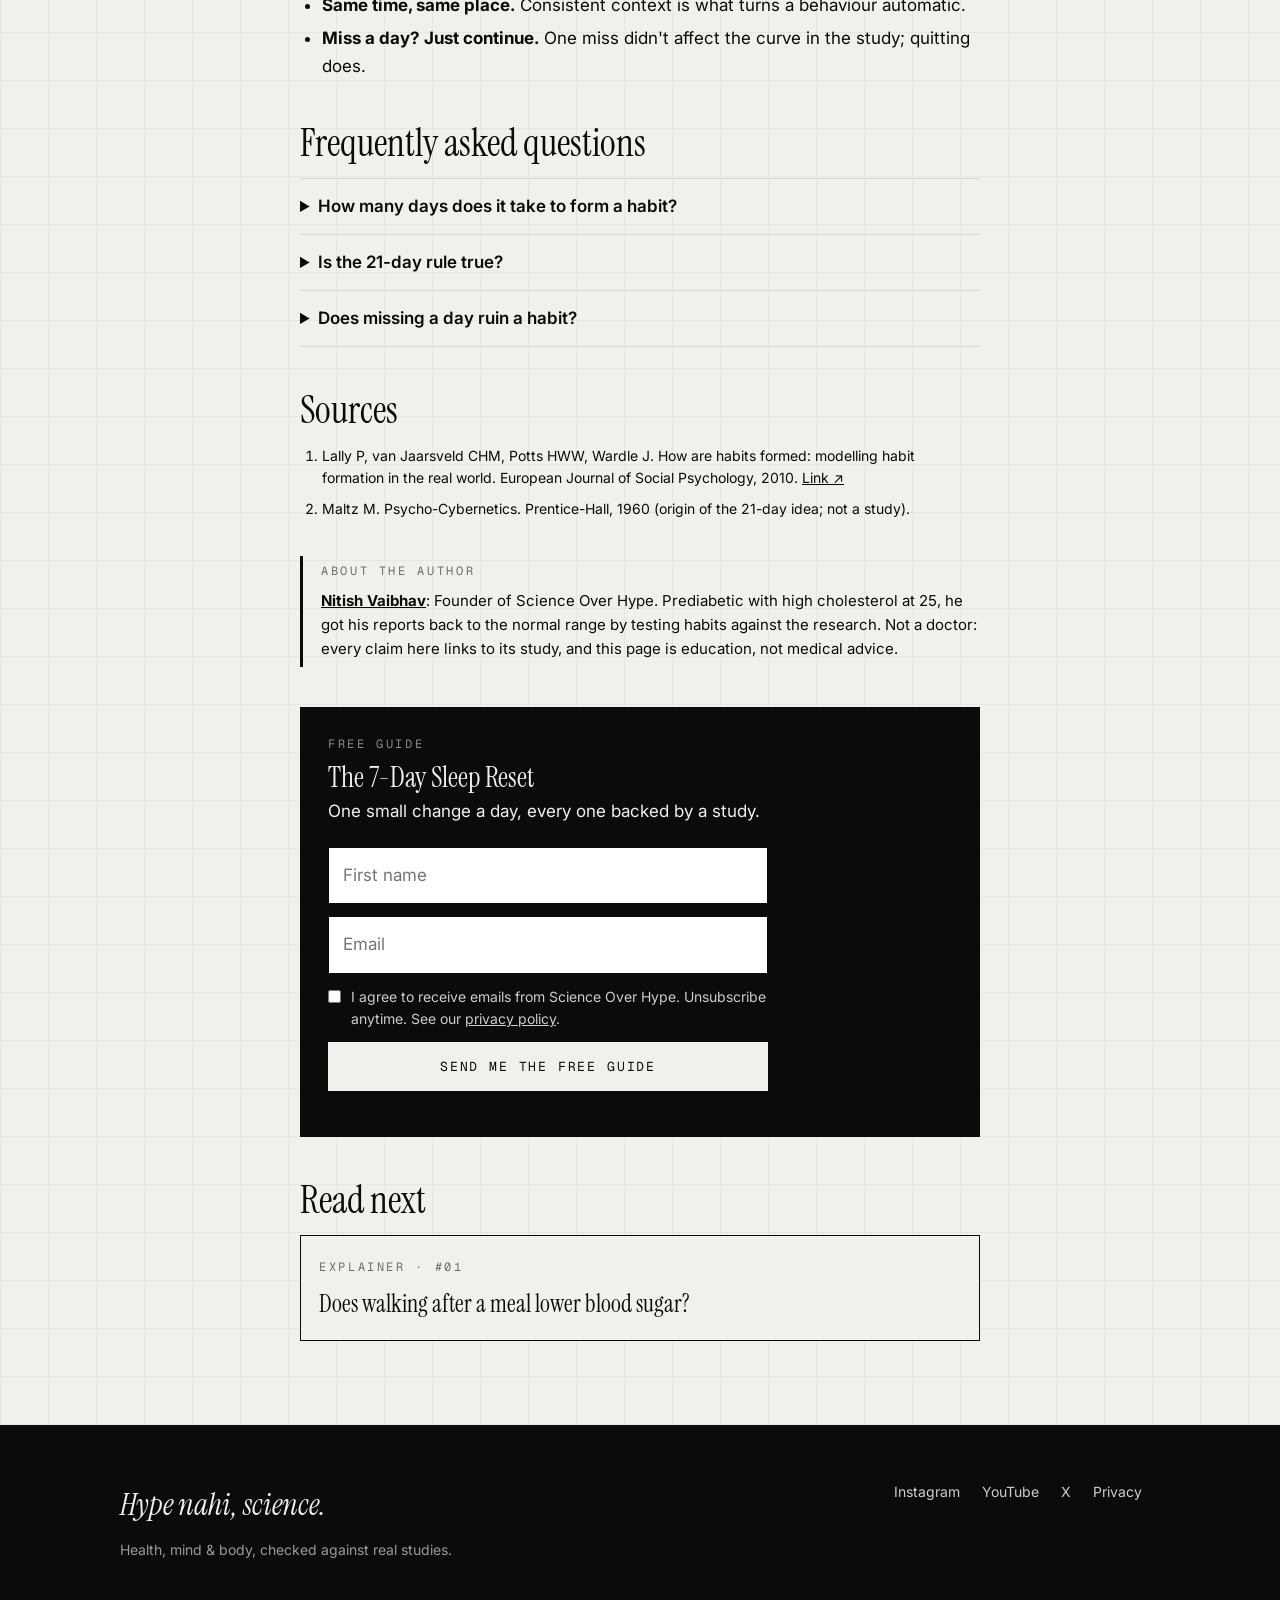
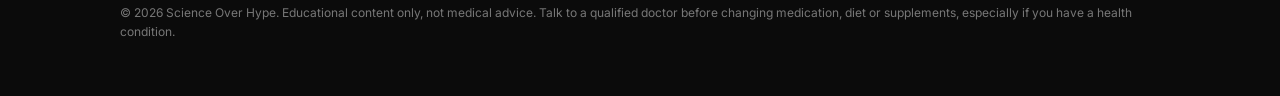
<file: research/does-it-take-21-days-to-form-a-habit/index.html>
<!doctype html>
<html lang="en"><head>
<meta charset="utf-8"><meta name="viewport" content="width=device-width,initial-scale=1">
<title>Does it take 21 days to form a habit? | Science Over Hype</title>
<meta name="description" content="No. The 21-day rule comes from a 1960 self-help book. In a UCL study of 96 people, habits took 66 days on average to become automatic, from 18 to about 254 days.">
<link rel="canonical" href="https://scienceoverhype.com/research/does-it-take-21-days-to-form-a-habit/">
<meta property="og:title" content="Does it take 21 days to form a habit? | Science Over Hype"><meta property="og:description" content="No. The 21-day rule comes from a 1960 self-help book. In a UCL study of 96 people, habits took 66 days on average to become automatic, from 18 to about 254 days.">
<meta property="og:image" content="https://scienceoverhype.com/assets/og.jpg"><meta property="og:url" content="https://scienceoverhype.com/research/does-it-take-21-days-to-form-a-habit/">
<meta name="twitter:card" content="summary_large_image">
<link rel="icon" href="/assets/favicon.png"><link rel="apple-touch-icon" href="/assets/apple-touch-icon.png">
<link rel="preconnect" href="https://fonts.googleapis.com"><link rel="preconnect" href="https://fonts.gstatic.com" crossorigin>
<link href="https://fonts.googleapis.com/css2?family=Gloock&family=Instrument+Serif:ital@0;1&family=Geist+Mono&family=Inter:wght@400;600&display=swap" rel="stylesheet">
<link rel="stylesheet" href="/assets/style.css">
<script type="application/ld+json">{"@context": "https://schema.org", "@graph": [{"@type": "Article", "@id": "https://scienceoverhype.com/research/does-it-take-21-days-to-form-a-habit/#article", "headline": "Does it take 21 days to form a habit?", "description": "No. The 21-day rule comes from a 1960 self-help book. In a UCL study of 96 people, habits took 66 days on average to become automatic, from 18 to about 254 days.", "datePublished": "2026-11-19", "dateModified": "2026-11-19", "inLanguage": "en-IN", "mainEntityOfPage": "https://scienceoverhype.com/research/does-it-take-21-days-to-form-a-habit/", "image": "https://scienceoverhype.com/assets/og.jpg", "keywords": "21 day habit, how long to form a habit, 66 days habit, habit formation, Lally study", "author": {"@type": "Person", "@id": "https://scienceoverhype.com/about/#nitish", "name": "Nitish Vaibhav", "url": "https://scienceoverhype.com/about/"}, "publisher": {"@id": "https://scienceoverhype.com/#org"}, "citation": ["https://doi.org/10.1002/ejsp.674"]}, {"@type": "FAQPage", "@id": "https://scienceoverhype.com/research/does-it-take-21-days-to-form-a-habit/#faq", "mainEntity": [{"@type": "Question", "name": "How many days does it take to form a habit?", "acceptedAnswer": {"@type": "Answer", "text": "In the best-known study, 66 days on average, with a range from 18 to about 254 days depending on the person and the behaviour."}}, {"@type": "Question", "name": "Is the 21-day rule true?", "acceptedAnswer": {"@type": "Answer", "text": "No. It comes from a 1960 self-help book's observation about adjusting to change, not from a study measuring habits."}}, {"@type": "Question", "name": "Does missing a day ruin a habit?", "acceptedAnswer": {"@type": "Answer", "text": "No. In the UCL study, missing one opportunity didn't materially affect how the habit formed."}}]}, {"@type": "BreadcrumbList", "itemListElement": [{"@type": "ListItem", "position": 1, "name": "Home", "item": "https://scienceoverhype.com/"}, {"@type": "ListItem", "position": 2, "name": "Research", "item": "https://scienceoverhype.com/research/"}, {"@type": "ListItem", "position": 3, "name": "Does it take 21 days to form a habit?", "item": "https://scienceoverhype.com/research/does-it-take-21-days-to-form-a-habit/"}]}, {"@type": "Organization", "@id": "https://scienceoverhype.com/#org", "name": "Science Over Hype", "url": "https://scienceoverhype.com/", "logo": "https://scienceoverhype.com/assets/logo-black.png"}]}</script>
</head><body>
<header class="site"><div class="wrap">
 <a class="logo" href="/" aria-label="Science Over Hype home"><img src="/assets/logoC-black.png" alt="Science Over Hype"></a>
 <nav><a href="/research/">Research</a><a href="/how-we-work/">How we work</a><a href="/about/">About</a><a class="cta" href="/sleep/">Free guide</a></nav>
</div></header>

<article class="research"><div class="wrap prose">
 <div class="crumbs k"><a href="/research/">Research</a> · Explainer · #02</div>
 <h1>Does it take 21 days to form a habit?</h1>
 <p class="meta">By <a href="/about/">Nitish Vaibhav</a> · Last reviewed 19 Nov 2026 · Educational, not medical advice</p>
 <div class="verdict"><div class="vlabel k">The short answer</div><p>No. The &quot;21 days&quot; idea comes from a 1960 self-help book, not a habit study. When UCL researchers tracked 96 people building a new daily habit, it took 66 days on average to feel automatic, ranging from 18 to an estimated 254 days. Missing a single day didn&#x27;t undo progress.</p></div>
 <h2>Where does the 21-day rule come from?</h2><p>It traces back to <em>Psycho-Cybernetics</em> (1960), a self-help book by plastic surgeon Maxwell Maltz. He observed that patients seemed to need "a minimum of about 21 days" to get used to a change, such as a new face after surgery. That was an observation about adjusting to change, not a measurement of habit formation, and over the decades "a minimum of about 21 days" became "21 days".</p><h2>What did the actual habit study find?</h2><p>In 2010, researchers at University College London asked 96 volunteers to pick one new daily behaviour tied to a cue, such as drinking a glass of water after breakfast or going for a run before dinner, and to rate how automatic it felt each day for 12 weeks.</p><ul><li><strong>Average time to automatic: 66 days</strong> (the median).</li><li><strong>Range: 18 to about 254 days.</strong> The longest times were estimated from each person's curve, because the study ended at 84 days.</li><li><strong>Harder behaviours took longer.</strong> Drinking water became automatic faster than doing 50 sit-ups.</li><li><strong>Missing one day didn't reset progress.</strong></li></ul><p class='cite'>Lally P et al., European Journal of Social Psychology, 2010</p><h2>Why does the myth matter?</h2><p>If you expect a habit to stick in three weeks, day 22 can feel like failure. Most people are only partway up the curve at that point. Planning for about two months is closer to what the research shows, and knowing a missed day is fine removes the "I broke the streak, so I quit" trap.</p><h2>How do you build a habit faster?</h2><ul><li><strong>Tie it to a cue you already have:</strong> "after I brush my teeth", "after I park the car".</li><li><strong>Start small.</strong> Simpler behaviours become automatic sooner. Two minutes daily beats an hour now and then.</li><li><strong>Same time, same place.</strong> Consistent context is what turns a behaviour automatic.</li><li><strong>Miss a day? Just continue.</strong> One miss didn't affect the curve in the study; quitting does.</li></ul>
 <h2>Frequently asked questions</h2>
 <div class="faq"><details><summary>How many days does it take to form a habit?</summary><p>In the best-known study, 66 days on average, with a range from 18 to about 254 days depending on the person and the behaviour.</p></details><details><summary>Is the 21-day rule true?</summary><p>No. It comes from a 1960 self-help book&#x27;s observation about adjusting to change, not from a study measuring habits.</p></details><details><summary>Does missing a day ruin a habit?</summary><p>No. In the UCL study, missing one opportunity didn&#x27;t materially affect how the habit formed.</p></details></div>
 <h2>Sources</h2>
 <ol class="sources"><li>Lally P, van Jaarsveld CHM, Potts HWW, Wardle J. How are habits formed: modelling habit formation in the real world. European Journal of Social Psychology, 2010. <a href="https://doi.org/10.1002/ejsp.674" target="_blank" rel="noopener">Link ↗</a></li><li>Maltz M. Psycho-Cybernetics. Prentice-Hall, 1960 (origin of the 21-day idea; not a study).</li></ol>
 <div class="author"><div class="k">About the author</div><p><strong><a href="/about/">Nitish Vaibhav</a></strong>: Founder of Science Over Hype. Prediabetic with high cholesterol at 25, he got his reports back to the normal range by testing habits against the research. Not a doctor: every claim here links to its study, and this page is education, not medical advice.</p></div>
 <div class="cta-box"><div class="k">Free guide</div><h3>The 7-Day Sleep Reset</h3><p>One small change a day, every one backed by a study.</p><form class="signup" action="https://assets.mailerlite.com/jsonp/2796942/forms/204186432875529452/subscribe" method="post">
 <input type="text" name="fields[name]" placeholder="First name" autocomplete="given-name">
 <input type="email" name="fields[email]" placeholder="Email" required autocomplete="email">
 <label class="consent"><input type="checkbox" name="gdpr[]" value="consent" required><span>I agree to receive emails from Science Over Hype. Unsubscribe anytime. See our <a href="/privacy/">privacy policy</a>.</span></label>
 <input type="hidden" name="ml-submit" value="1"><input type="hidden" name="anticsrf" value="true">
 <button type="submit">Send me the free guide</button>
 <div class="form-msg" role="status"></div>
</form></div>
 <h2>Read next</h2><div class="rels"><a class="rel" href="/research/walking-after-meals-blood-sugar/"><span class="k">Explainer · #01</span><span class="rt">Does walking after a meal lower blood sugar?</span></a></div>
</div></article>
<footer class="site"><div class="wrap">
 <div class="row">
  <div><div class="tag">Hype nahi, science.</div><p style="margin-top:10px">Health, mind &amp; body, checked against real studies.</p></div>
  <div>
   <a href="https://www.instagram.com/thescienceoverhype/" target="_blank" rel="noopener">Instagram</a>
   <a href="https://www.youtube.com/@thescienceoverhype" target="_blank" rel="noopener">YouTube</a>
   <a href="https://x.com/scienceoverhype" target="_blank" rel="noopener">X</a>
   <a href="/privacy/">Privacy</a>
  </div>
 </div>
 <p class="fine">© 2026 Science Over Hype. Educational content only, not medical advice. Talk to a qualified doctor before changing medication, diet or supplements, especially if you have a health condition.</p>
</div></footer>
<script>
document.querySelectorAll('form.signup').forEach(function(f){
 f.addEventListener('submit',function(e){
  var action=f.getAttribute('action'); var msg=f.querySelector('.form-msg');
  if(!action||action==='#'){e.preventDefault();msg.textContent='Signups open very soon.';return;}
  e.preventDefault(); var b=f.querySelector('button'); b.disabled=true; b.textContent='Sending…';
  fetch(action,{method:'POST',body:new FormData(f)}).then(function(r){return r.json()}).then(function(d){
   if(d&&d.success){f.querySelectorAll('input,button').forEach(function(x){x.style.display='none'});f.querySelector('label.consent').style.display='none';
    msg.innerHTML='<strong>Almost done. Check your inbox.</strong> Tap the confirm button in our email, and your Sleep Reset arrives right after. (Not there in 2 minutes? Check Promotions or Spam.)';}
   else{b.disabled=false;b.textContent='Send me the free guide';msg.textContent='Something went wrong. Please check your email and try again.';}
  }).catch(function(){b.disabled=false;b.textContent='Send me the free guide';msg.textContent='Something went wrong. Please try again.';});
 });
});
</script>
</body></html>
</file>
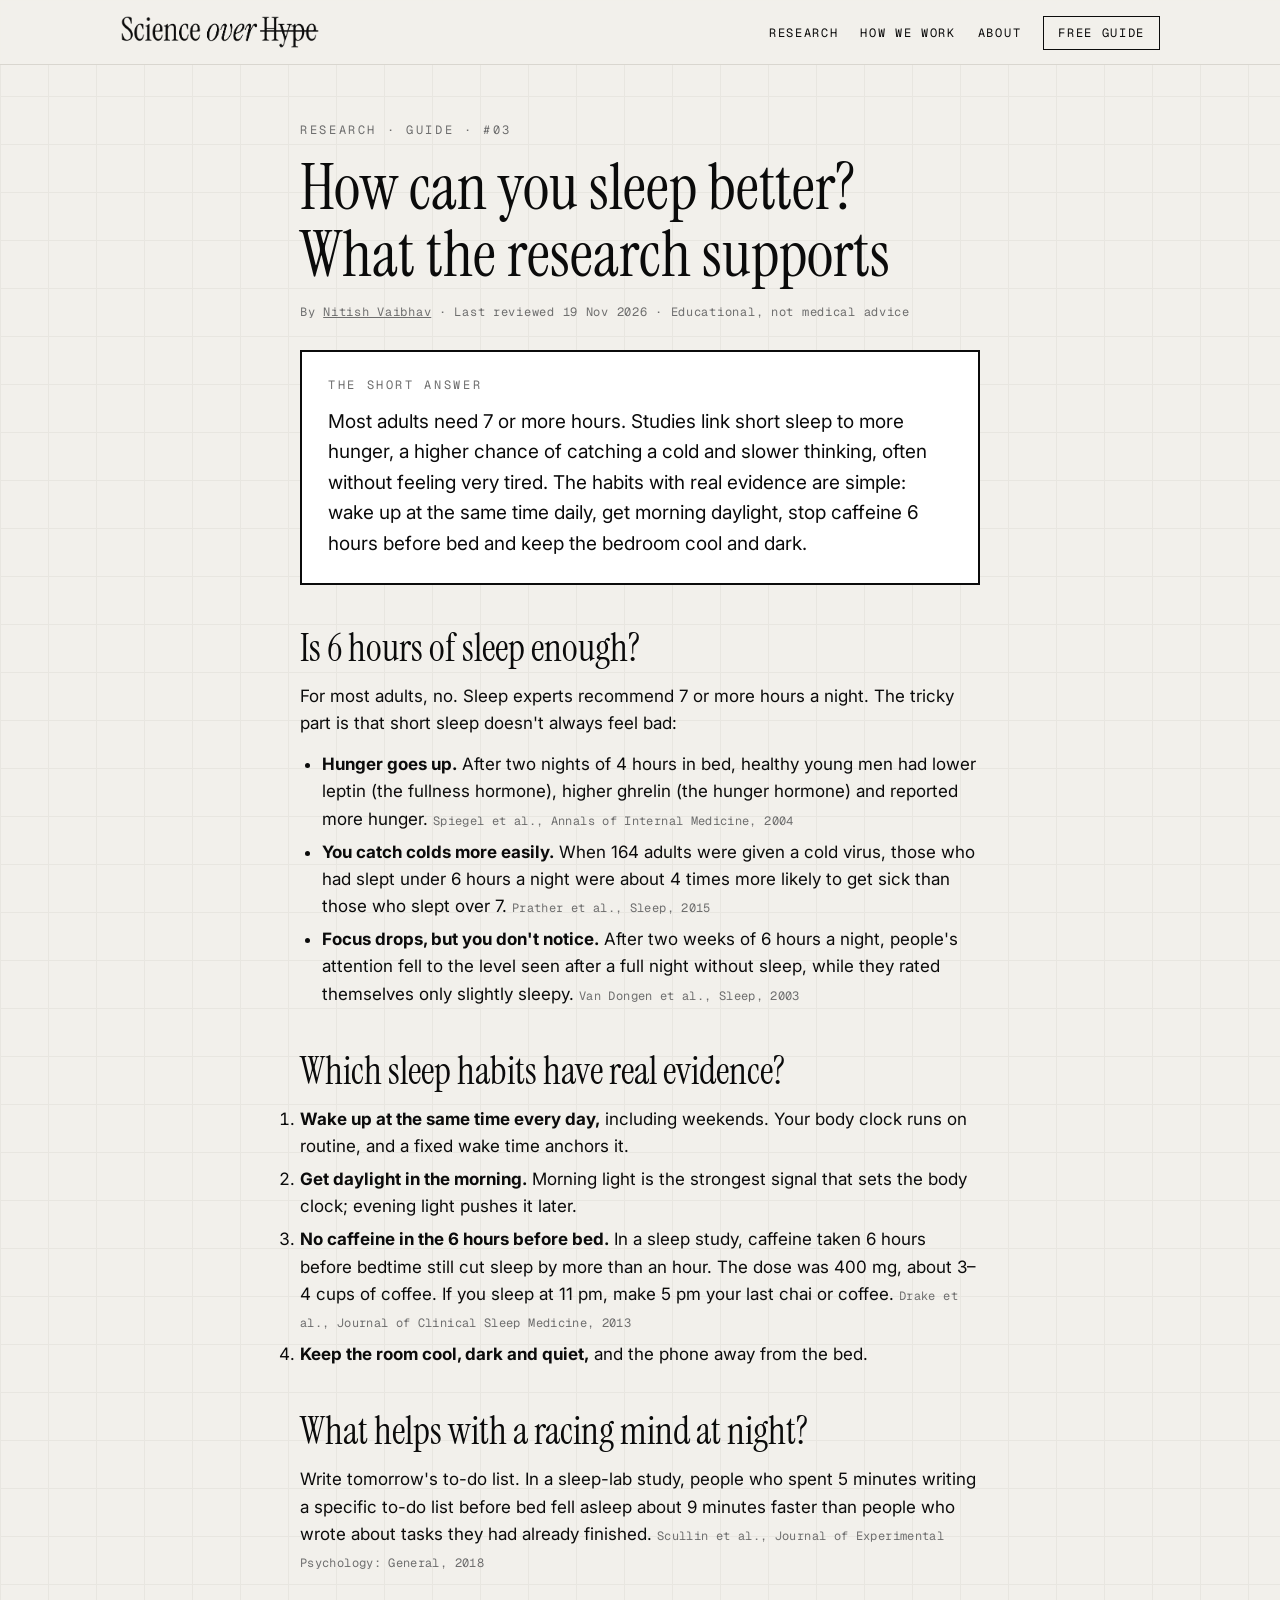
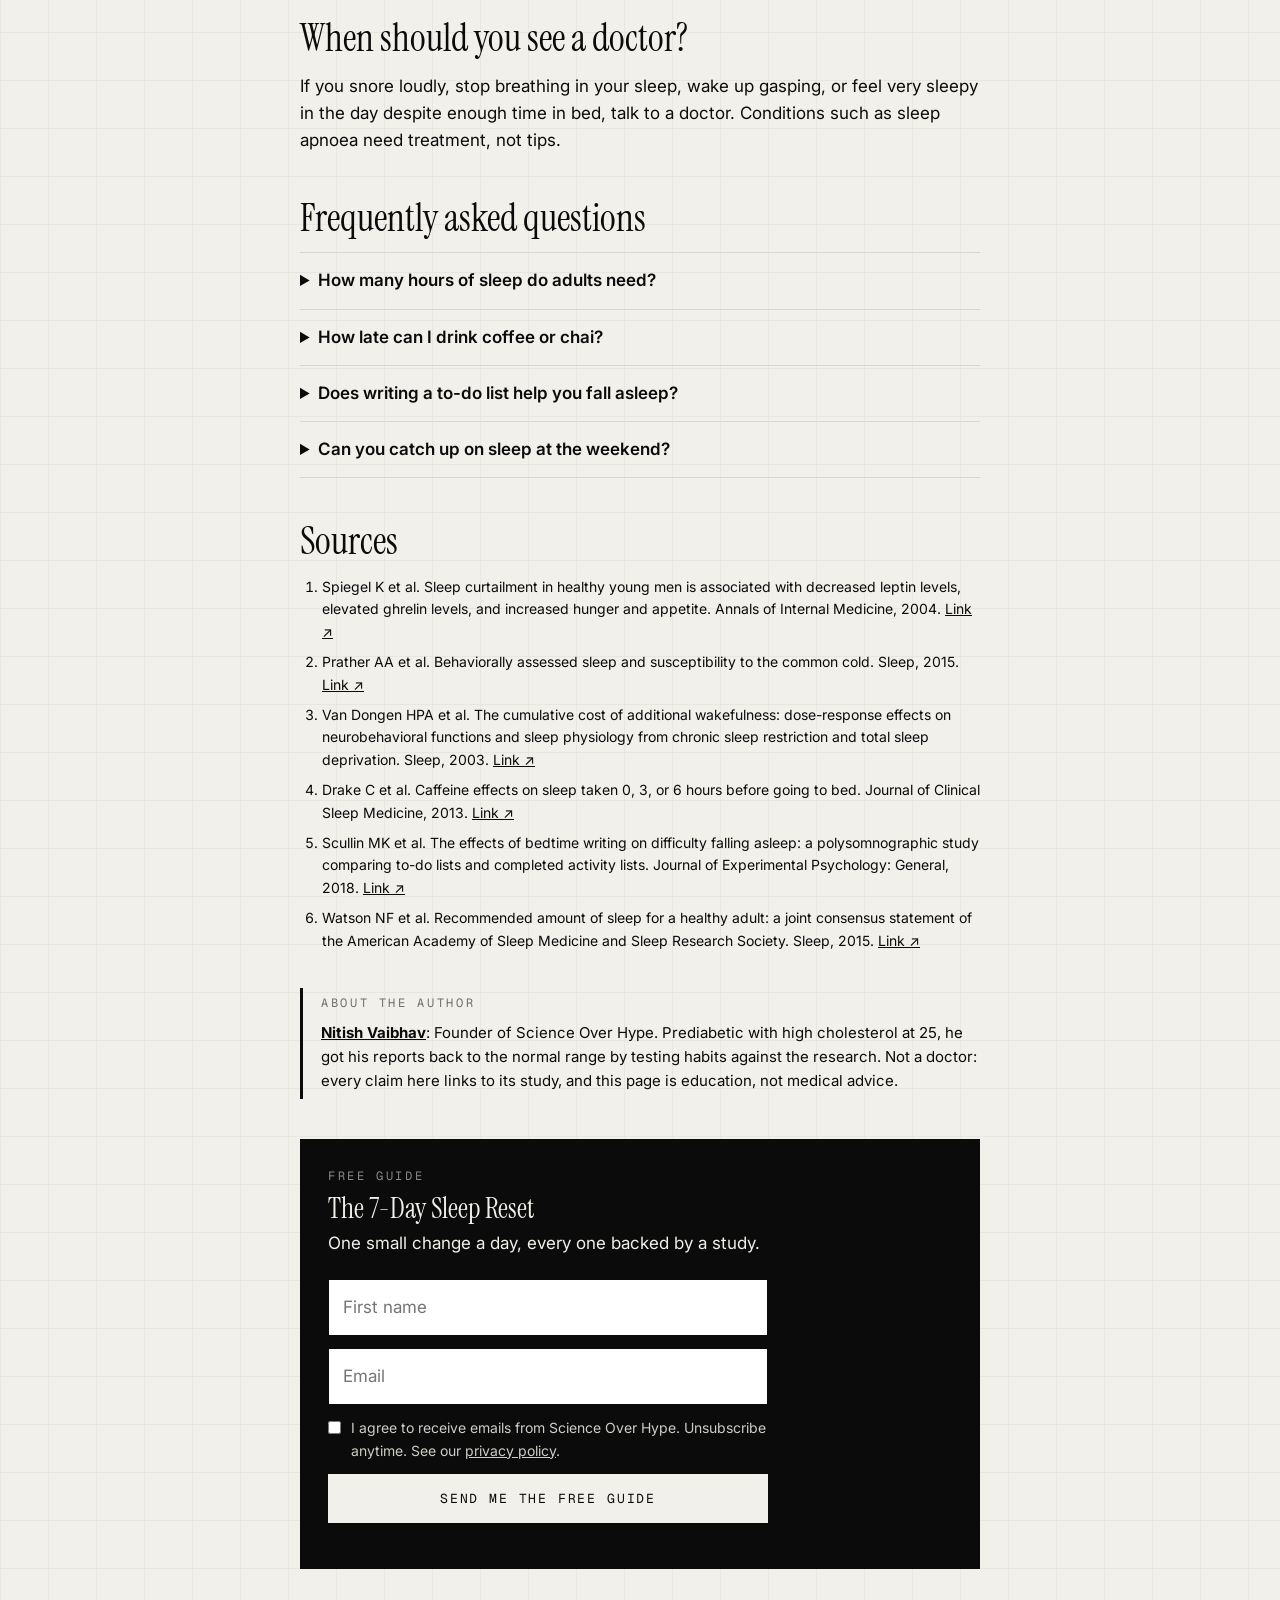
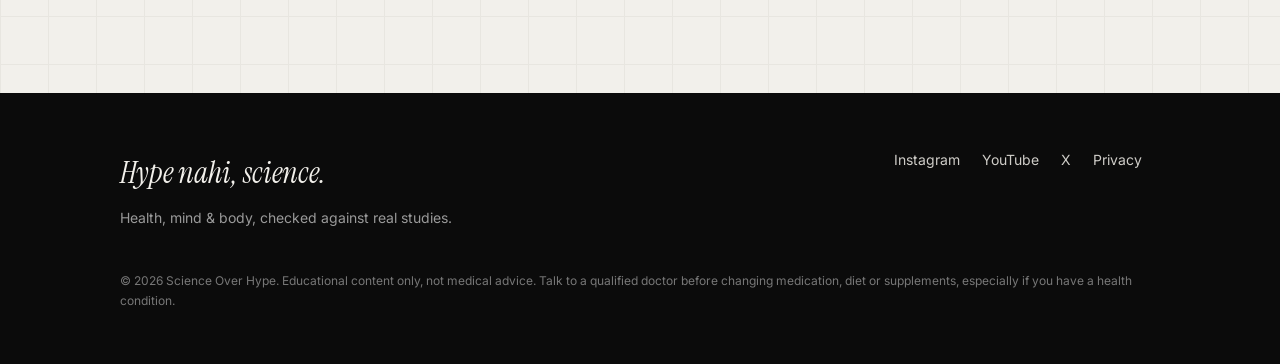
<file: research/how-to-sleep-better-science/index.html>
<!doctype html>
<html lang="en"><head>
<meta charset="utf-8"><meta name="viewport" content="width=device-width,initial-scale=1">
<title>How can you sleep better? What the research supports | Science Over Hype</title>
<meta name="description" content="What 6 hours of sleep does to hunger, immunity and focus, and the simple habits with real evidence: a fixed wake time, morning light, a caffeine cutoff and a cool, dark room.">
<link rel="canonical" href="https://scienceoverhype.com/research/how-to-sleep-better-science/">
<meta property="og:title" content="How can you sleep better? What the research supports | Science Over Hype"><meta property="og:description" content="What 6 hours of sleep does to hunger, immunity and focus, and the simple habits with real evidence: a fixed wake time, morning light, a caffeine cutoff and a cool, dark room.">
<meta property="og:image" content="https://scienceoverhype.com/assets/og.jpg"><meta property="og:url" content="https://scienceoverhype.com/research/how-to-sleep-better-science/">
<meta name="twitter:card" content="summary_large_image">
<link rel="icon" href="/assets/favicon.png"><link rel="apple-touch-icon" href="/assets/apple-touch-icon.png">
<link rel="preconnect" href="https://fonts.googleapis.com"><link rel="preconnect" href="https://fonts.gstatic.com" crossorigin>
<link href="https://fonts.googleapis.com/css2?family=Gloock&family=Instrument+Serif:ital@0;1&family=Geist+Mono&family=Inter:wght@400;600&display=swap" rel="stylesheet">
<link rel="stylesheet" href="/assets/style.css">
<script type="application/ld+json">{"@context": "https://schema.org", "@graph": [{"@type": "Article", "@id": "https://scienceoverhype.com/research/how-to-sleep-better-science/#article", "headline": "How can you sleep better? What the research supports", "description": "What 6 hours of sleep does to hunger, immunity and focus, and the simple habits with real evidence: a fixed wake time, morning light, a caffeine cutoff and a cool, dark room.", "datePublished": "2026-11-19", "dateModified": "2026-11-19", "inLanguage": "en-IN", "mainEntityOfPage": "https://scienceoverhype.com/research/how-to-sleep-better-science/", "image": "https://scienceoverhype.com/assets/og.jpg", "keywords": "how to sleep better, sleep tips, 6 hours sleep enough, caffeine before bed, sleep hygiene", "author": {"@type": "Person", "@id": "https://scienceoverhype.com/about/#nitish", "name": "Nitish Vaibhav", "url": "https://scienceoverhype.com/about/"}, "publisher": {"@id": "https://scienceoverhype.com/#org"}, "citation": ["https://pubmed.ncbi.nlm.nih.gov/15583226/", "https://pubmed.ncbi.nlm.nih.gov/26118561/", "https://doi.org/10.1093/sleep/26.2.117", "https://pubmed.ncbi.nlm.nih.gov/24235903/", "https://pubmed.ncbi.nlm.nih.gov/29058942/", "https://pubmed.ncbi.nlm.nih.gov/?term=Watson+recommended+amount+of+sleep+healthy+adult+consensus+2015"]}, {"@type": "FAQPage", "@id": "https://scienceoverhype.com/research/how-to-sleep-better-science/#faq", "mainEntity": [{"@type": "Question", "name": "How many hours of sleep do adults need?", "acceptedAnswer": {"@type": "Answer", "text": "Sleep experts recommend 7 or more hours a night for adults."}}, {"@type": "Question", "name": "How late can I drink coffee or chai?", "acceptedAnswer": {"@type": "Answer", "text": "Aim for no caffeine in the 6 hours before bed. In one study, caffeine 6 hours before bedtime still cut sleep by more than an hour."}}, {"@type": "Question", "name": "Does writing a to-do list help you fall asleep?", "acceptedAnswer": {"@type": "Answer", "text": "In one sleep-lab study, people who wrote a specific to-do list for 5 minutes before bed fell asleep about 9 minutes faster."}}, {"@type": "Question", "name": "Can you catch up on sleep at the weekend?", "acceptedAnswer": {"@type": "Answer", "text": "Sleeping in shifts your body clock. A fixed wake time every day is one of the most reliable ways to sleep better."}}]}, {"@type": "BreadcrumbList", "itemListElement": [{"@type": "ListItem", "position": 1, "name": "Home", "item": "https://scienceoverhype.com/"}, {"@type": "ListItem", "position": 2, "name": "Research", "item": "https://scienceoverhype.com/research/"}, {"@type": "ListItem", "position": 3, "name": "How can you sleep better? What the research supports", "item": "https://scienceoverhype.com/research/how-to-sleep-better-science/"}]}, {"@type": "Organization", "@id": "https://scienceoverhype.com/#org", "name": "Science Over Hype", "url": "https://scienceoverhype.com/", "logo": "https://scienceoverhype.com/assets/logo-black.png"}]}</script>
</head><body>
<header class="site"><div class="wrap">
 <a class="logo" href="/" aria-label="Science Over Hype home"><img src="/assets/logoC-black.png" alt="Science Over Hype"></a>
 <nav><a href="/research/">Research</a><a href="/how-we-work/">How we work</a><a href="/about/">About</a><a class="cta" href="/sleep/">Free guide</a></nav>
</div></header>

<article class="research"><div class="wrap prose">
 <div class="crumbs k"><a href="/research/">Research</a> · Guide · #03</div>
 <h1>How can you sleep better? What the research supports</h1>
 <p class="meta">By <a href="/about/">Nitish Vaibhav</a> · Last reviewed 19 Nov 2026 · Educational, not medical advice</p>
 <div class="verdict"><div class="vlabel k">The short answer</div><p>Most adults need 7 or more hours. Studies link short sleep to more hunger, a higher chance of catching a cold and slower thinking, often without feeling very tired. The habits with real evidence are simple: wake up at the same time daily, get morning daylight, stop caffeine 6 hours before bed and keep the bedroom cool and dark.</p></div>
 <h2>Is 6 hours of sleep enough?</h2><p>For most adults, no. Sleep experts recommend 7 or more hours a night. The tricky part is that short sleep doesn't always feel bad:</p><ul><li><strong>Hunger goes up.</strong> After two nights of 4 hours in bed, healthy young men had lower leptin (the fullness hormone), higher ghrelin (the hunger hormone) and reported more hunger. <span class='cite'>Spiegel et al., Annals of Internal Medicine, 2004</span></li><li><strong>You catch colds more easily.</strong> When 164 adults were given a cold virus, those who had slept under 6 hours a night were about 4 times more likely to get sick than those who slept over 7. <span class='cite'>Prather et al., Sleep, 2015</span></li><li><strong>Focus drops, but you don't notice.</strong> After two weeks of 6 hours a night, people's attention fell to the level seen after a full night without sleep, while they rated themselves only slightly sleepy. <span class='cite'>Van Dongen et al., Sleep, 2003</span></li></ul><h2>Which sleep habits have real evidence?</h2><ol><li><strong>Wake up at the same time every day,</strong> including weekends. Your body clock runs on routine, and a fixed wake time anchors it.</li><li><strong>Get daylight in the morning.</strong> Morning light is the strongest signal that sets the body clock; evening light pushes it later.</li><li><strong>No caffeine in the 6 hours before bed.</strong> In a sleep study, caffeine taken 6 hours before bedtime still cut sleep by more than an hour. The dose was 400 mg, about 3–4 cups of coffee. If you sleep at 11 pm, make 5 pm your last chai or coffee. <span class='cite'>Drake et al., Journal of Clinical Sleep Medicine, 2013</span></li><li><strong>Keep the room cool, dark and quiet,</strong> and the phone away from the bed.</li></ol><h2>What helps with a racing mind at night?</h2><p>Write tomorrow's to-do list. In a sleep-lab study, people who spent 5 minutes writing a specific to-do list before bed fell asleep about 9 minutes faster than people who wrote about tasks they had already finished. <span class='cite'>Scullin et al., Journal of Experimental Psychology: General, 2018</span></p><h2>When should you see a doctor?</h2><p>If you snore loudly, stop breathing in your sleep, wake up gasping, or feel very sleepy in the day despite enough time in bed, talk to a doctor. Conditions such as sleep apnoea need treatment, not tips.</p>
 <h2>Frequently asked questions</h2>
 <div class="faq"><details><summary>How many hours of sleep do adults need?</summary><p>Sleep experts recommend 7 or more hours a night for adults.</p></details><details><summary>How late can I drink coffee or chai?</summary><p>Aim for no caffeine in the 6 hours before bed. In one study, caffeine 6 hours before bedtime still cut sleep by more than an hour.</p></details><details><summary>Does writing a to-do list help you fall asleep?</summary><p>In one sleep-lab study, people who wrote a specific to-do list for 5 minutes before bed fell asleep about 9 minutes faster.</p></details><details><summary>Can you catch up on sleep at the weekend?</summary><p>Sleeping in shifts your body clock. A fixed wake time every day is one of the most reliable ways to sleep better.</p></details></div>
 <h2>Sources</h2>
 <ol class="sources"><li>Spiegel K et al. Sleep curtailment in healthy young men is associated with decreased leptin levels, elevated ghrelin levels, and increased hunger and appetite. Annals of Internal Medicine, 2004. <a href="https://pubmed.ncbi.nlm.nih.gov/15583226/" target="_blank" rel="noopener">Link ↗</a></li><li>Prather AA et al. Behaviorally assessed sleep and susceptibility to the common cold. Sleep, 2015. <a href="https://pubmed.ncbi.nlm.nih.gov/26118561/" target="_blank" rel="noopener">Link ↗</a></li><li>Van Dongen HPA et al. The cumulative cost of additional wakefulness: dose-response effects on neurobehavioral functions and sleep physiology from chronic sleep restriction and total sleep deprivation. Sleep, 2003. <a href="https://doi.org/10.1093/sleep/26.2.117" target="_blank" rel="noopener">Link ↗</a></li><li>Drake C et al. Caffeine effects on sleep taken 0, 3, or 6 hours before going to bed. Journal of Clinical Sleep Medicine, 2013. <a href="https://pubmed.ncbi.nlm.nih.gov/24235903/" target="_blank" rel="noopener">Link ↗</a></li><li>Scullin MK et al. The effects of bedtime writing on difficulty falling asleep: a polysomnographic study comparing to-do lists and completed activity lists. Journal of Experimental Psychology: General, 2018. <a href="https://pubmed.ncbi.nlm.nih.gov/29058942/" target="_blank" rel="noopener">Link ↗</a></li><li>Watson NF et al. Recommended amount of sleep for a healthy adult: a joint consensus statement of the American Academy of Sleep Medicine and Sleep Research Society. Sleep, 2015. <a href="https://pubmed.ncbi.nlm.nih.gov/?term=Watson+recommended+amount+of+sleep+healthy+adult+consensus+2015" target="_blank" rel="noopener">Link ↗</a></li></ol>
 <div class="author"><div class="k">About the author</div><p><strong><a href="/about/">Nitish Vaibhav</a></strong>: Founder of Science Over Hype. Prediabetic with high cholesterol at 25, he got his reports back to the normal range by testing habits against the research. Not a doctor: every claim here links to its study, and this page is education, not medical advice.</p></div>
 <div class="cta-box"><div class="k">Free guide</div><h3>The 7-Day Sleep Reset</h3><p>One small change a day, every one backed by a study.</p><form class="signup" action="https://assets.mailerlite.com/jsonp/2796942/forms/204186432875529452/subscribe" method="post">
 <input type="text" name="fields[name]" placeholder="First name" autocomplete="given-name">
 <input type="email" name="fields[email]" placeholder="Email" required autocomplete="email">
 <label class="consent"><input type="checkbox" name="gdpr[]" value="consent" required><span>I agree to receive emails from Science Over Hype. Unsubscribe anytime. See our <a href="/privacy/">privacy policy</a>.</span></label>
 <input type="hidden" name="ml-submit" value="1"><input type="hidden" name="anticsrf" value="true">
 <button type="submit">Send me the free guide</button>
 <div class="form-msg" role="status"></div>
</form></div>
 
</div></article>
<footer class="site"><div class="wrap">
 <div class="row">
  <div><div class="tag">Hype nahi, science.</div><p style="margin-top:10px">Health, mind &amp; body, checked against real studies.</p></div>
  <div>
   <a href="https://www.instagram.com/thescienceoverhype/" target="_blank" rel="noopener">Instagram</a>
   <a href="https://www.youtube.com/@thescienceoverhype" target="_blank" rel="noopener">YouTube</a>
   <a href="https://x.com/scienceoverhype" target="_blank" rel="noopener">X</a>
   <a href="/privacy/">Privacy</a>
  </div>
 </div>
 <p class="fine">© 2026 Science Over Hype. Educational content only, not medical advice. Talk to a qualified doctor before changing medication, diet or supplements, especially if you have a health condition.</p>
</div></footer>
<script>
document.querySelectorAll('form.signup').forEach(function(f){
 f.addEventListener('submit',function(e){
  var action=f.getAttribute('action'); var msg=f.querySelector('.form-msg');
  if(!action||action==='#'){e.preventDefault();msg.textContent='Signups open very soon.';return;}
  e.preventDefault(); var b=f.querySelector('button'); b.disabled=true; b.textContent='Sending…';
  fetch(action,{method:'POST',body:new FormData(f)}).then(function(r){return r.json()}).then(function(d){
   if(d&&d.success){f.querySelectorAll('input,button').forEach(function(x){x.style.display='none'});f.querySelector('label.consent').style.display='none';
    msg.innerHTML='<strong>Almost done. Check your inbox.</strong> Tap the confirm button in our email, and your Sleep Reset arrives right after. (Not there in 2 minutes? Check Promotions or Spam.)';}
   else{b.disabled=false;b.textContent='Send me the free guide';msg.textContent='Something went wrong. Please check your email and try again.';}
  }).catch(function(){b.disabled=false;b.textContent='Send me the free guide';msg.textContent='Something went wrong. Please try again.';});
 });
});
</script>
</body></html>
</file>
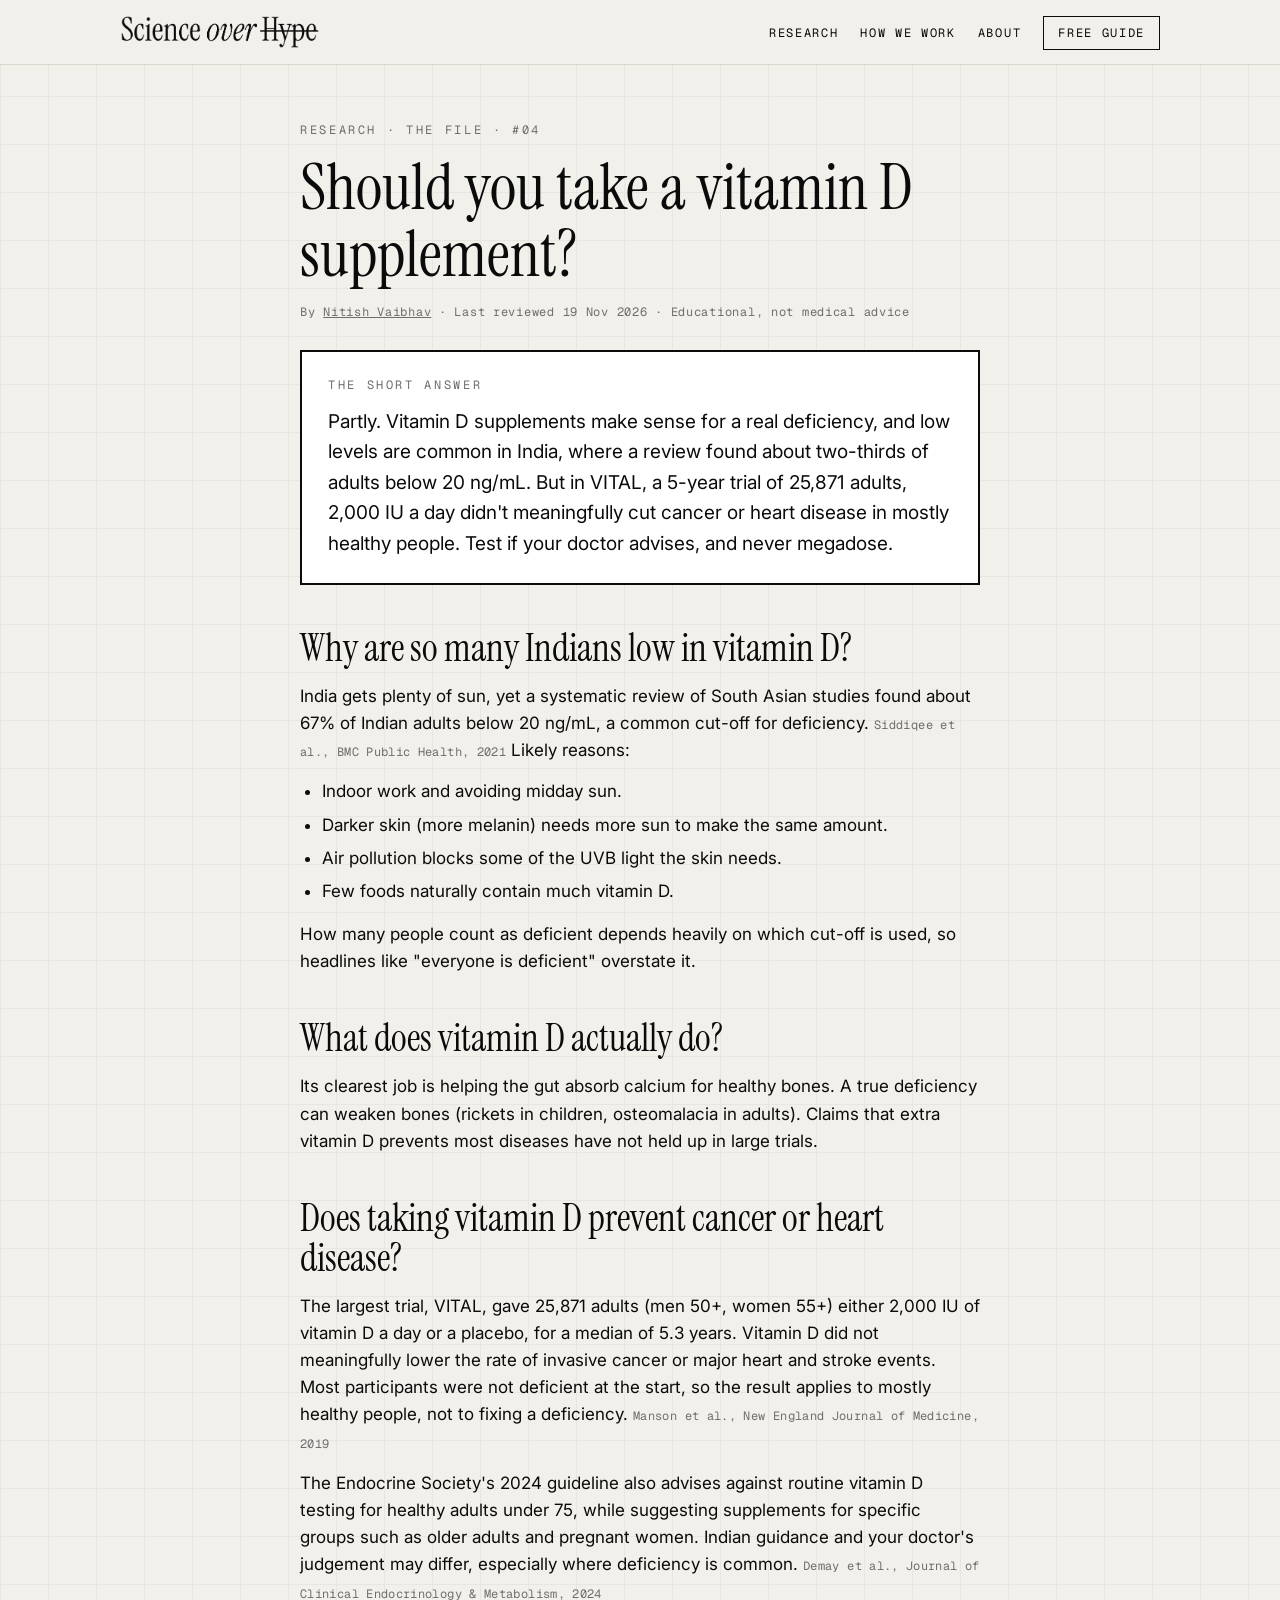
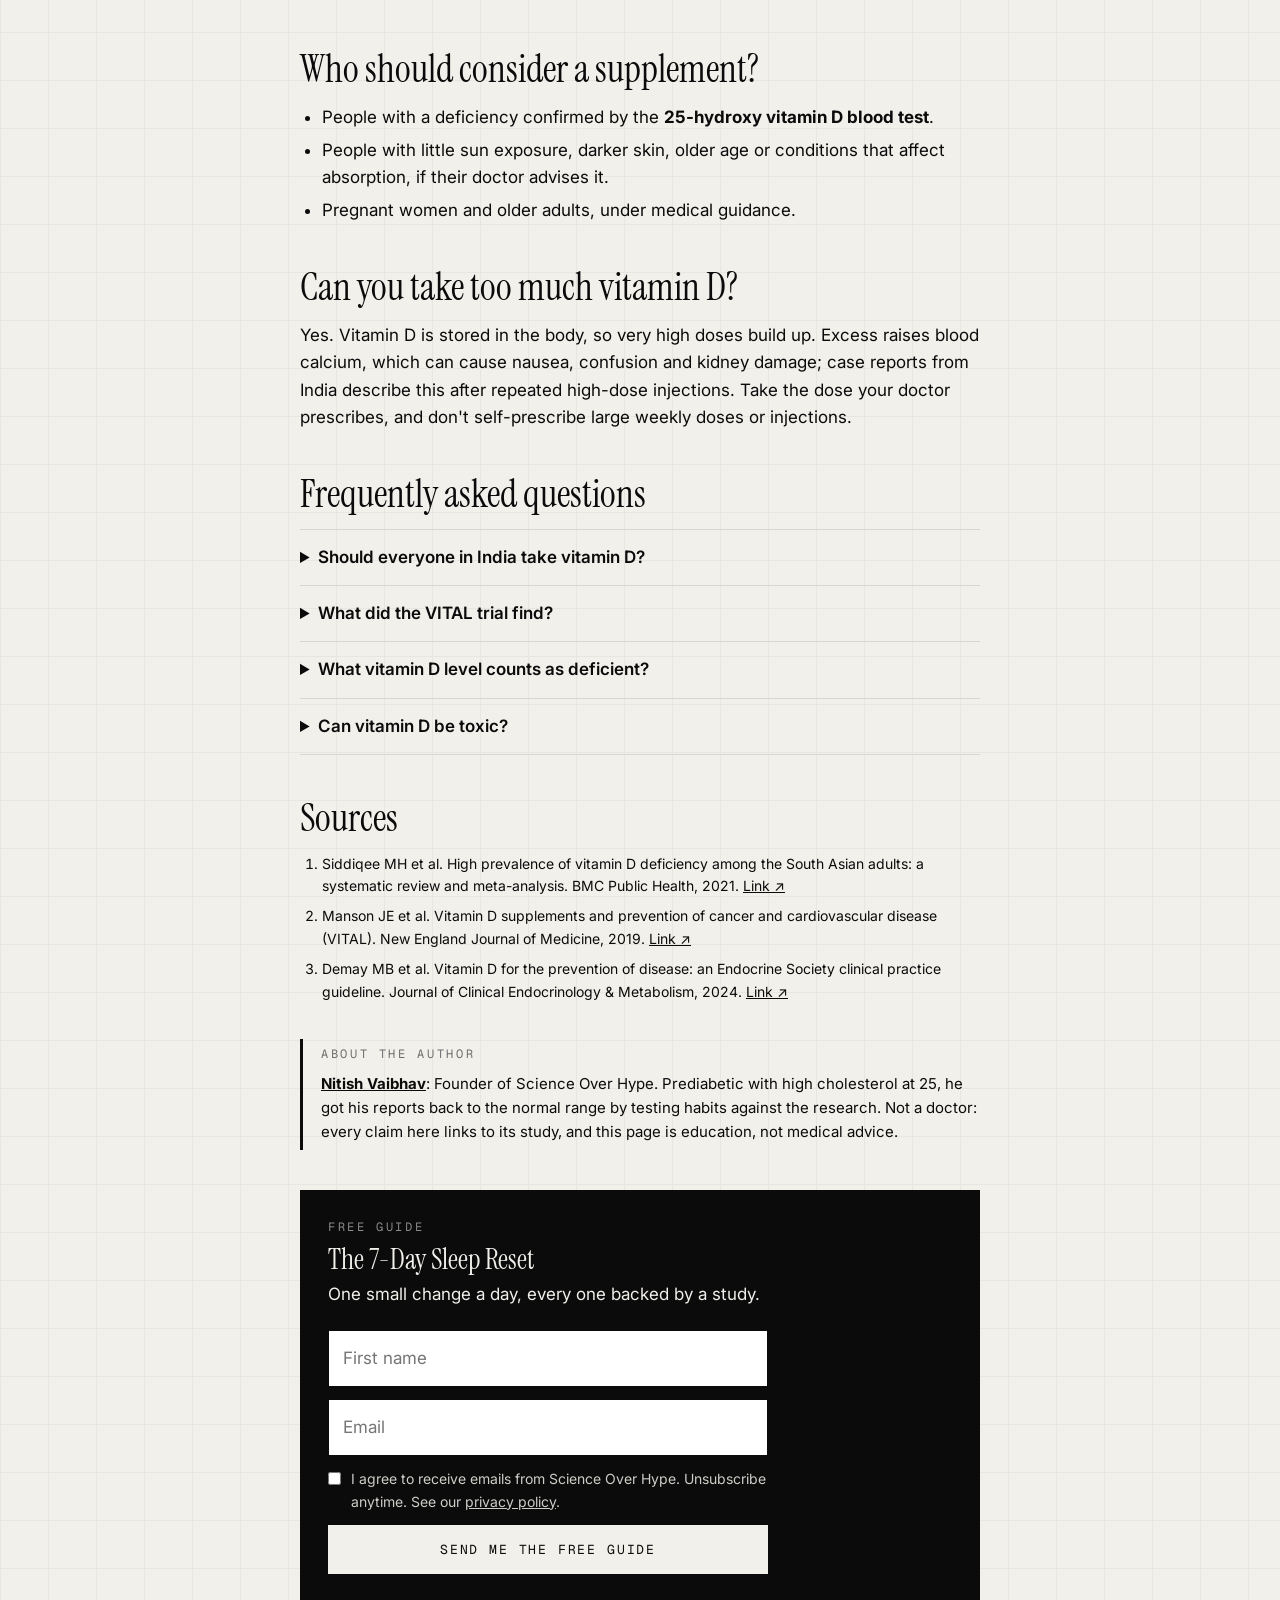
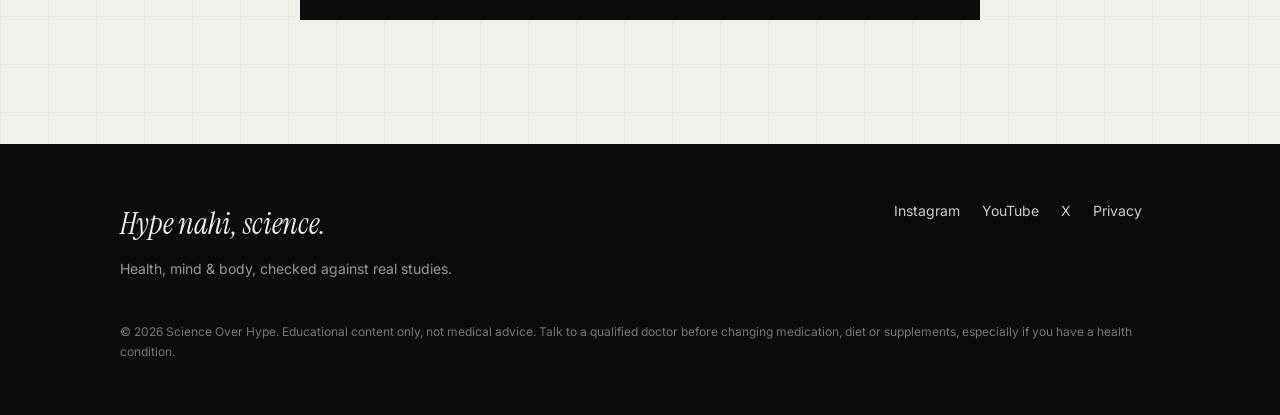
<file: research/should-you-take-vitamin-d-supplement/index.html>
<!doctype html>
<html lang="en"><head>
<meta charset="utf-8"><meta name="viewport" content="width=device-width,initial-scale=1">
<title>Should you take a vitamin D supplement? | Science Over Hype</title>
<meta name="description" content="Low vitamin D is common in India, but in the 5-year VITAL trial, 2,000 IU a day didn&#x27;t meaningfully cut cancer or heart disease in mostly healthy adults. Test, fix a real deficiency, don&#x27;t megadose.">
<link rel="canonical" href="https://scienceoverhype.com/research/should-you-take-vitamin-d-supplement/">
<meta property="og:title" content="Should you take a vitamin D supplement? | Science Over Hype"><meta property="og:description" content="Low vitamin D is common in India, but in the 5-year VITAL trial, 2,000 IU a day didn&#x27;t meaningfully cut cancer or heart disease in mostly healthy adults. Test, fix a real deficiency, don&#x27;t megadose.">
<meta property="og:image" content="https://scienceoverhype.com/assets/og.jpg"><meta property="og:url" content="https://scienceoverhype.com/research/should-you-take-vitamin-d-supplement/">
<meta name="twitter:card" content="summary_large_image">
<link rel="icon" href="/assets/favicon.png"><link rel="apple-touch-icon" href="/assets/apple-touch-icon.png">
<link rel="preconnect" href="https://fonts.googleapis.com"><link rel="preconnect" href="https://fonts.gstatic.com" crossorigin>
<link href="https://fonts.googleapis.com/css2?family=Gloock&family=Instrument+Serif:ital@0;1&family=Geist+Mono&family=Inter:wght@400;600&display=swap" rel="stylesheet">
<link rel="stylesheet" href="/assets/style.css">
<script type="application/ld+json">{"@context": "https://schema.org", "@graph": [{"@type": "Article", "@id": "https://scienceoverhype.com/research/should-you-take-vitamin-d-supplement/#article", "headline": "Should you take a vitamin D supplement?", "description": "Low vitamin D is common in India, but in the 5-year VITAL trial, 2,000 IU a day didn't meaningfully cut cancer or heart disease in mostly healthy adults. Test, fix a real deficiency, don't megadose.", "datePublished": "2026-11-19", "dateModified": "2026-11-19", "inLanguage": "en-IN", "mainEntityOfPage": "https://scienceoverhype.com/research/should-you-take-vitamin-d-supplement/", "image": "https://scienceoverhype.com/assets/og.jpg", "keywords": "vitamin D supplement, vitamin D deficiency India, should I take vitamin D, VITAL trial, vitamin D dose", "author": {"@type": "Person", "@id": "https://scienceoverhype.com/about/#nitish", "name": "Nitish Vaibhav", "url": "https://scienceoverhype.com/about/"}, "publisher": {"@id": "https://scienceoverhype.com/#org"}, "citation": ["https://pubmed.ncbi.nlm.nih.gov/34627207/", "https://pubmed.ncbi.nlm.nih.gov/30415629/", "https://doi.org/10.1210/clinem/dgae290"]}, {"@type": "FAQPage", "@id": "https://scienceoverhype.com/research/should-you-take-vitamin-d-supplement/#faq", "mainEntity": [{"@type": "Question", "name": "Should everyone in India take vitamin D?", "acceptedAnswer": {"@type": "Answer", "text": "No. Deficiency is common, but the right step is to test if your doctor advises it and treat a real deficiency, not to supplement blindly."}}, {"@type": "Question", "name": "What did the VITAL trial find?", "acceptedAnswer": {"@type": "Answer", "text": "In 25,871 adults followed for about 5 years, 2,000 IU of vitamin D a day did not meaningfully reduce invasive cancer or major cardiovascular events compared with placebo."}}, {"@type": "Question", "name": "What vitamin D level counts as deficient?", "acceptedAnswer": {"@type": "Answer", "text": "Below 20 ng/mL is a commonly used cut-off for deficiency, though guidelines differ."}}, {"@type": "Question", "name": "Can vitamin D be toxic?", "acceptedAnswer": {"@type": "Answer", "text": "Yes, at very high doses over time. It raises blood calcium and can damage the kidneys. Follow your doctor's dose."}}]}, {"@type": "BreadcrumbList", "itemListElement": [{"@type": "ListItem", "position": 1, "name": "Home", "item": "https://scienceoverhype.com/"}, {"@type": "ListItem", "position": 2, "name": "Research", "item": "https://scienceoverhype.com/research/"}, {"@type": "ListItem", "position": 3, "name": "Should you take a vitamin D supplement?", "item": "https://scienceoverhype.com/research/should-you-take-vitamin-d-supplement/"}]}, {"@type": "Organization", "@id": "https://scienceoverhype.com/#org", "name": "Science Over Hype", "url": "https://scienceoverhype.com/", "logo": "https://scienceoverhype.com/assets/logo-black.png"}]}</script>
</head><body>
<header class="site"><div class="wrap">
 <a class="logo" href="/" aria-label="Science Over Hype home"><img src="/assets/logoC-black.png" alt="Science Over Hype"></a>
 <nav><a href="/research/">Research</a><a href="/how-we-work/">How we work</a><a href="/about/">About</a><a class="cta" href="/sleep/">Free guide</a></nav>
</div></header>

<article class="research"><div class="wrap prose">
 <div class="crumbs k"><a href="/research/">Research</a> · The File · #04</div>
 <h1>Should you take a vitamin D supplement?</h1>
 <p class="meta">By <a href="/about/">Nitish Vaibhav</a> · Last reviewed 19 Nov 2026 · Educational, not medical advice</p>
 <div class="verdict"><div class="vlabel k">The short answer</div><p>Partly. Vitamin D supplements make sense for a real deficiency, and low levels are common in India, where a review found about two-thirds of adults below 20 ng/mL. But in VITAL, a 5-year trial of 25,871 adults, 2,000 IU a day didn&#x27;t meaningfully cut cancer or heart disease in mostly healthy people. Test if your doctor advises, and never megadose.</p></div>
 <h2>Why are so many Indians low in vitamin D?</h2><p>India gets plenty of sun, yet a systematic review of South Asian studies found about 67% of Indian adults below 20 ng/mL, a common cut-off for deficiency. <span class='cite'>Siddiqee et al., BMC Public Health, 2021</span> Likely reasons:</p><ul><li>Indoor work and avoiding midday sun.</li><li>Darker skin (more melanin) needs more sun to make the same amount.</li><li>Air pollution blocks some of the UVB light the skin needs.</li><li>Few foods naturally contain much vitamin D.</li></ul><p>How many people count as deficient depends heavily on which cut-off is used, so headlines like "everyone is deficient" overstate it.</p><h2>What does vitamin D actually do?</h2><p>Its clearest job is helping the gut absorb calcium for healthy bones. A true deficiency can weaken bones (rickets in children, osteomalacia in adults). Claims that extra vitamin D prevents most diseases have not held up in large trials.</p><h2>Does taking vitamin D prevent cancer or heart disease?</h2><p>The largest trial, VITAL, gave 25,871 adults (men 50+, women 55+) either 2,000 IU of vitamin D a day or a placebo, for a median of 5.3 years. Vitamin D did not meaningfully lower the rate of invasive cancer or major heart and stroke events. Most participants were not deficient at the start, so the result applies to mostly healthy people, not to fixing a deficiency. <span class='cite'>Manson et al., New England Journal of Medicine, 2019</span></p><p>The Endocrine Society's 2024 guideline also advises against routine vitamin D testing for healthy adults under 75, while suggesting supplements for specific groups such as older adults and pregnant women. Indian guidance and your doctor's judgement may differ, especially where deficiency is common. <span class='cite'>Demay et al., Journal of Clinical Endocrinology &amp; Metabolism, 2024</span></p><h2>Who should consider a supplement?</h2><ul><li>People with a deficiency confirmed by the <strong>25-hydroxy vitamin D blood test</strong>.</li><li>People with little sun exposure, darker skin, older age or conditions that affect absorption, if their doctor advises it.</li><li>Pregnant women and older adults, under medical guidance.</li></ul><h2>Can you take too much vitamin D?</h2><p>Yes. Vitamin D is stored in the body, so very high doses build up. Excess raises blood calcium, which can cause nausea, confusion and kidney damage; case reports from India describe this after repeated high-dose injections. Take the dose your doctor prescribes, and don't self-prescribe large weekly doses or injections.</p>
 <h2>Frequently asked questions</h2>
 <div class="faq"><details><summary>Should everyone in India take vitamin D?</summary><p>No. Deficiency is common, but the right step is to test if your doctor advises it and treat a real deficiency, not to supplement blindly.</p></details><details><summary>What did the VITAL trial find?</summary><p>In 25,871 adults followed for about 5 years, 2,000 IU of vitamin D a day did not meaningfully reduce invasive cancer or major cardiovascular events compared with placebo.</p></details><details><summary>What vitamin D level counts as deficient?</summary><p>Below 20 ng/mL is a commonly used cut-off for deficiency, though guidelines differ.</p></details><details><summary>Can vitamin D be toxic?</summary><p>Yes, at very high doses over time. It raises blood calcium and can damage the kidneys. Follow your doctor&#x27;s dose.</p></details></div>
 <h2>Sources</h2>
 <ol class="sources"><li>Siddiqee MH et al. High prevalence of vitamin D deficiency among the South Asian adults: a systematic review and meta-analysis. BMC Public Health, 2021. <a href="https://pubmed.ncbi.nlm.nih.gov/34627207/" target="_blank" rel="noopener">Link ↗</a></li><li>Manson JE et al. Vitamin D supplements and prevention of cancer and cardiovascular disease (VITAL). New England Journal of Medicine, 2019. <a href="https://pubmed.ncbi.nlm.nih.gov/30415629/" target="_blank" rel="noopener">Link ↗</a></li><li>Demay MB et al. Vitamin D for the prevention of disease: an Endocrine Society clinical practice guideline. Journal of Clinical Endocrinology &amp; Metabolism, 2024. <a href="https://doi.org/10.1210/clinem/dgae290" target="_blank" rel="noopener">Link ↗</a></li></ol>
 <div class="author"><div class="k">About the author</div><p><strong><a href="/about/">Nitish Vaibhav</a></strong>: Founder of Science Over Hype. Prediabetic with high cholesterol at 25, he got his reports back to the normal range by testing habits against the research. Not a doctor: every claim here links to its study, and this page is education, not medical advice.</p></div>
 <div class="cta-box"><div class="k">Free guide</div><h3>The 7-Day Sleep Reset</h3><p>One small change a day, every one backed by a study.</p><form class="signup" action="https://assets.mailerlite.com/jsonp/2796942/forms/204186432875529452/subscribe" method="post">
 <input type="text" name="fields[name]" placeholder="First name" autocomplete="given-name">
 <input type="email" name="fields[email]" placeholder="Email" required autocomplete="email">
 <label class="consent"><input type="checkbox" name="gdpr[]" value="consent" required><span>I agree to receive emails from Science Over Hype. Unsubscribe anytime. See our <a href="/privacy/">privacy policy</a>.</span></label>
 <input type="hidden" name="ml-submit" value="1"><input type="hidden" name="anticsrf" value="true">
 <button type="submit">Send me the free guide</button>
 <div class="form-msg" role="status"></div>
</form></div>
 
</div></article>
<footer class="site"><div class="wrap">
 <div class="row">
  <div><div class="tag">Hype nahi, science.</div><p style="margin-top:10px">Health, mind &amp; body, checked against real studies.</p></div>
  <div>
   <a href="https://www.instagram.com/thescienceoverhype/" target="_blank" rel="noopener">Instagram</a>
   <a href="https://www.youtube.com/@thescienceoverhype" target="_blank" rel="noopener">YouTube</a>
   <a href="https://x.com/scienceoverhype" target="_blank" rel="noopener">X</a>
   <a href="/privacy/">Privacy</a>
  </div>
 </div>
 <p class="fine">© 2026 Science Over Hype. Educational content only, not medical advice. Talk to a qualified doctor before changing medication, diet or supplements, especially if you have a health condition.</p>
</div></footer>
<script>
document.querySelectorAll('form.signup').forEach(function(f){
 f.addEventListener('submit',function(e){
  var action=f.getAttribute('action'); var msg=f.querySelector('.form-msg');
  if(!action||action==='#'){e.preventDefault();msg.textContent='Signups open very soon.';return;}
  e.preventDefault(); var b=f.querySelector('button'); b.disabled=true; b.textContent='Sending…';
  fetch(action,{method:'POST',body:new FormData(f)}).then(function(r){return r.json()}).then(function(d){
   if(d&&d.success){f.querySelectorAll('input,button').forEach(function(x){x.style.display='none'});f.querySelector('label.consent').style.display='none';
    msg.innerHTML='<strong>Almost done. Check your inbox.</strong> Tap the confirm button in our email, and your Sleep Reset arrives right after. (Not there in 2 minutes? Check Promotions or Spam.)';}
   else{b.disabled=false;b.textContent='Send me the free guide';msg.textContent='Something went wrong. Please check your email and try again.';}
  }).catch(function(){b.disabled=false;b.textContent='Send me the free guide';msg.textContent='Something went wrong. Please try again.';});
 });
});
</script>
</body></html>
</file>
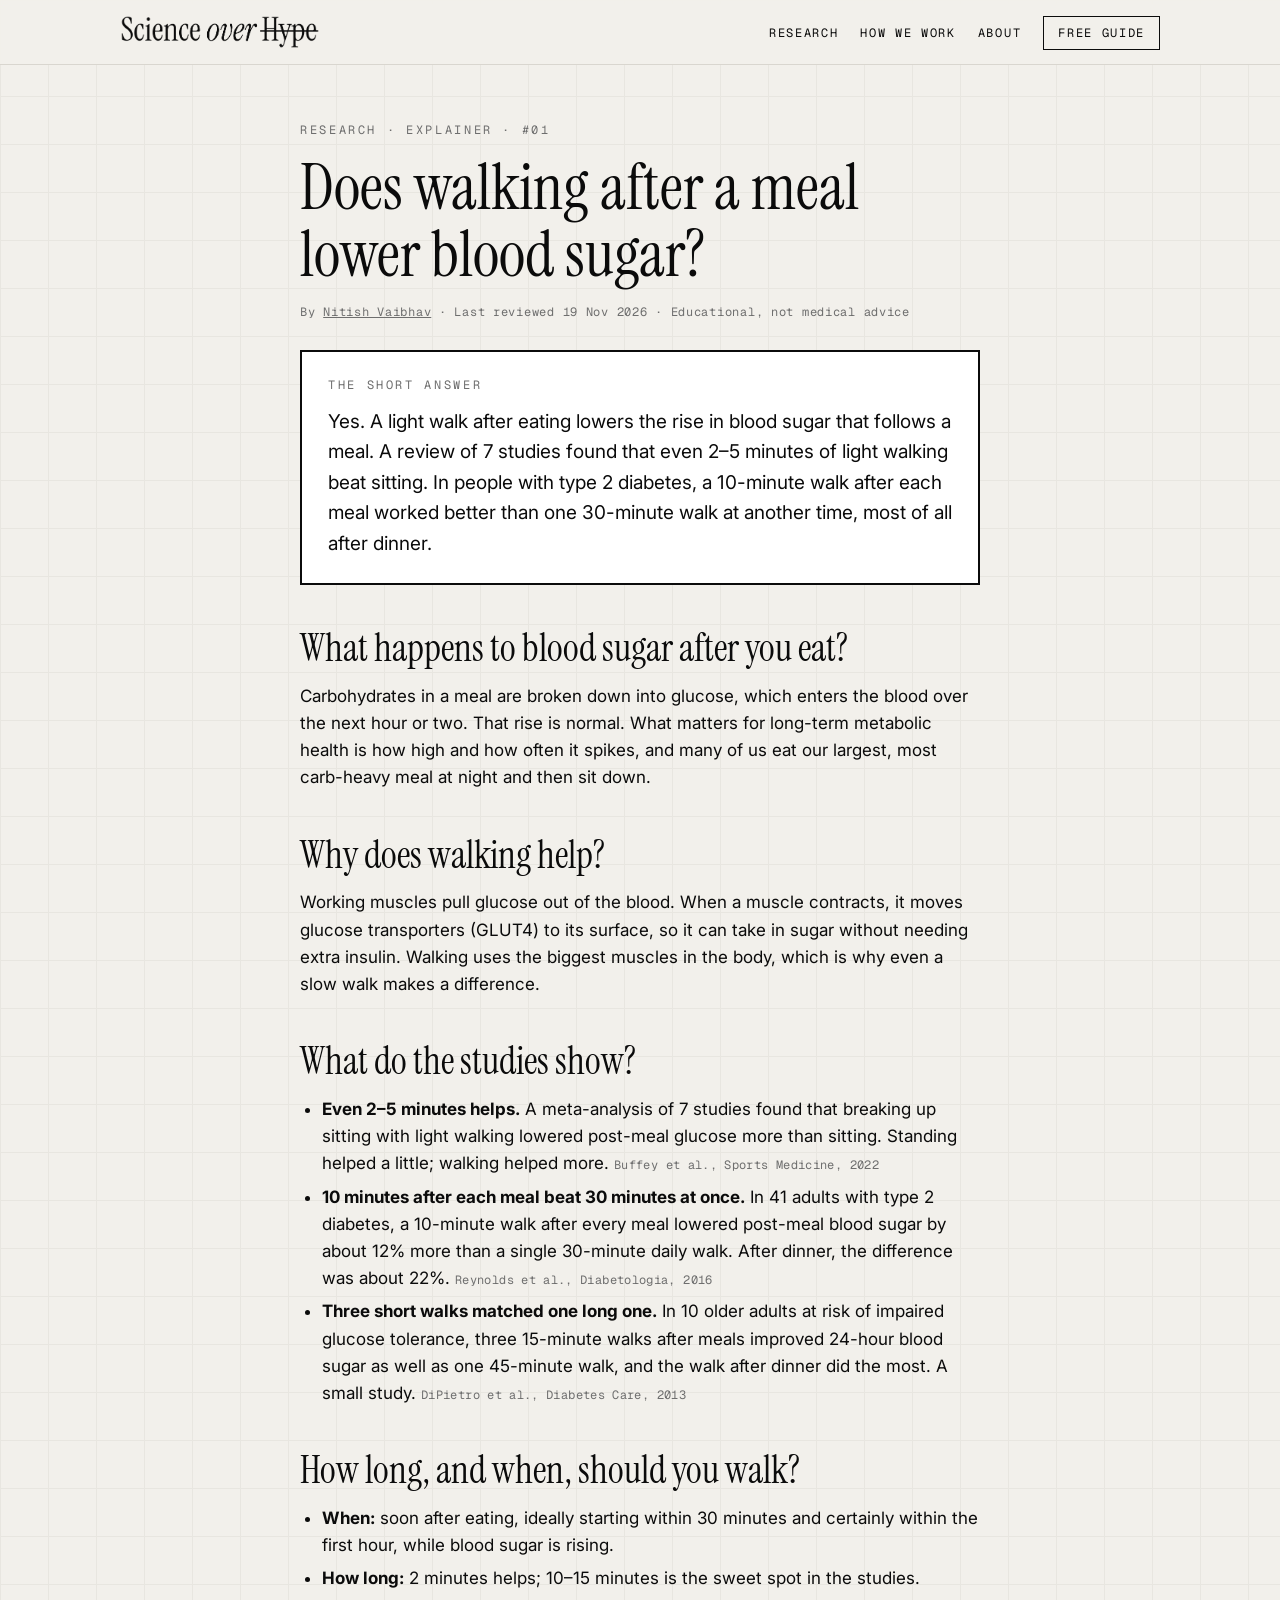
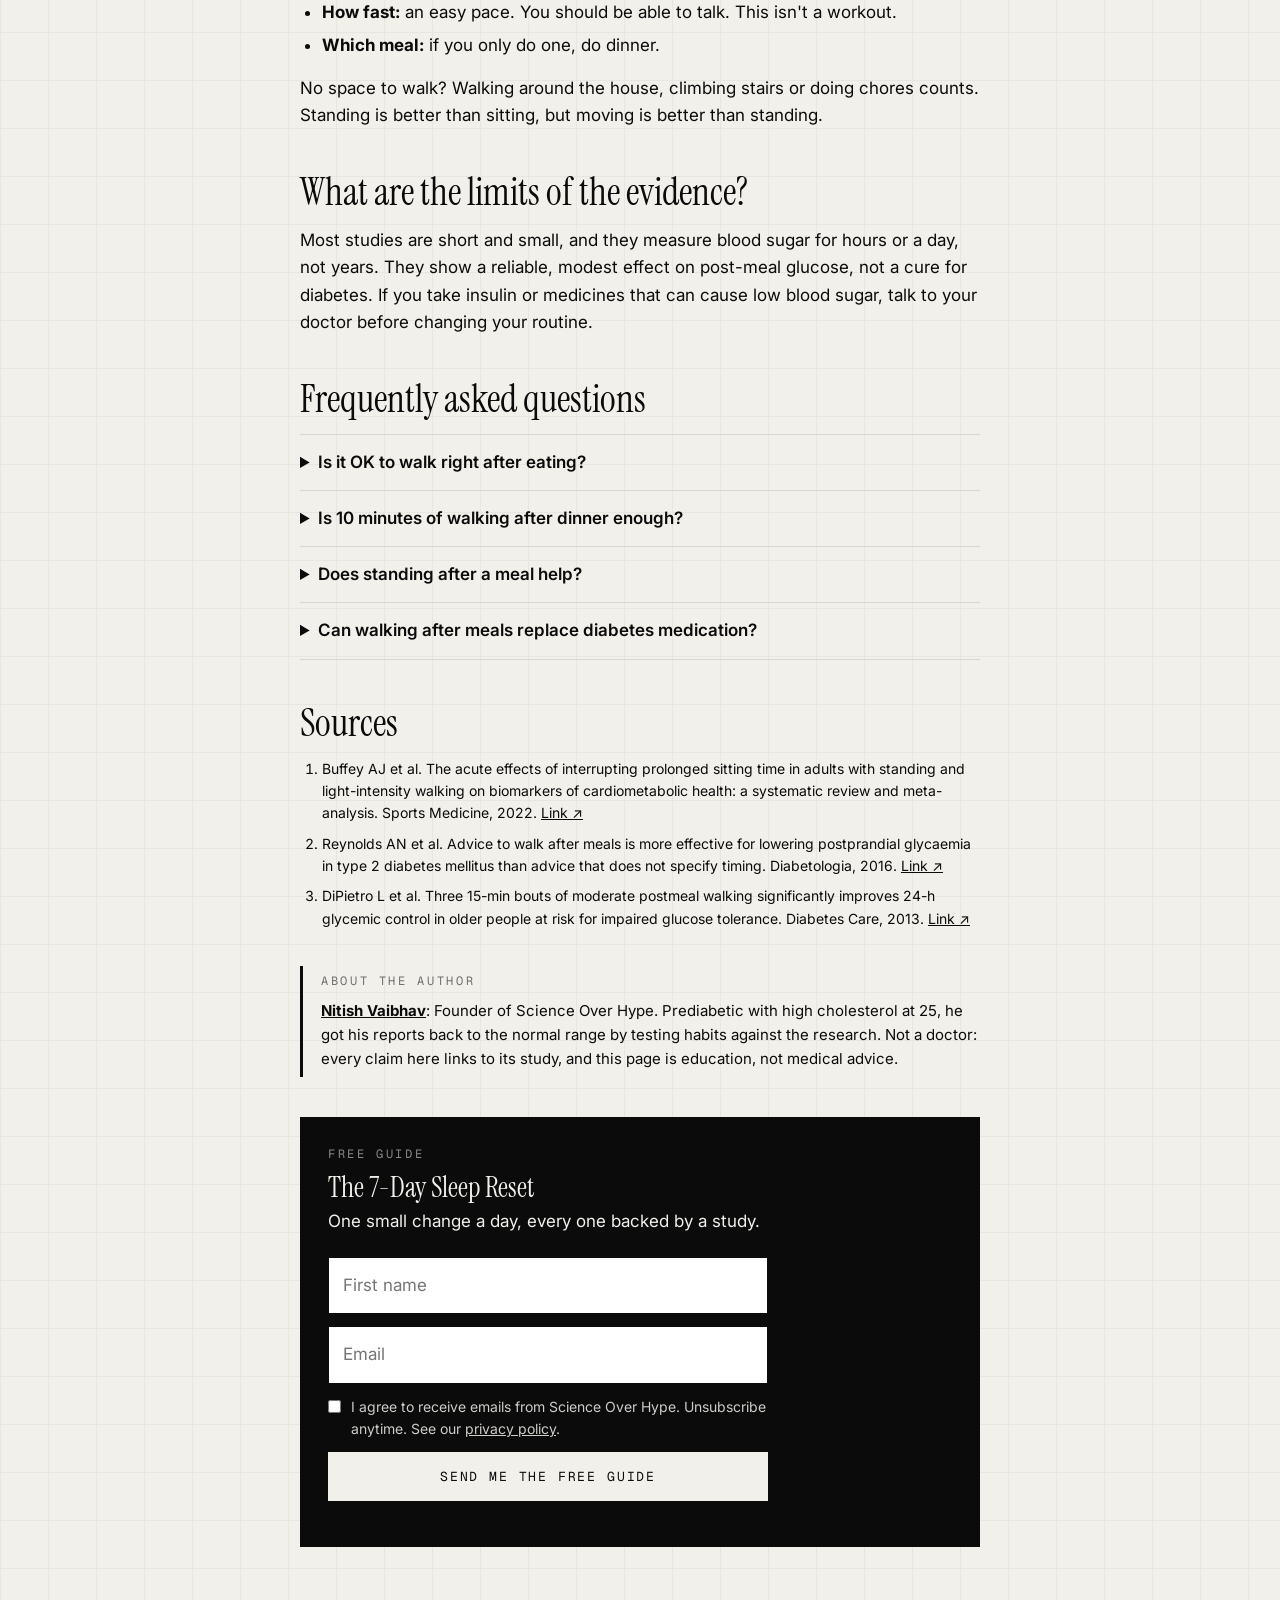
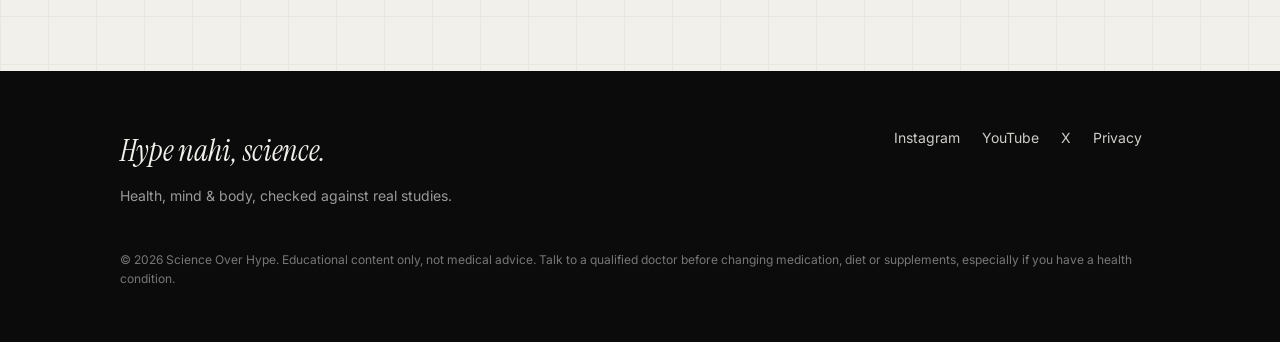
<file: research/walking-after-meals-blood-sugar/index.html>
<!doctype html>
<html lang="en"><head>
<meta charset="utf-8"><meta name="viewport" content="width=device-width,initial-scale=1">
<title>Does walking after a meal lower blood sugar? | Science Over Hype</title>
<meta name="description" content="Yes. Studies show a light walk after eating lowers the post-meal blood sugar spike, even 2–5 minutes. Here is what the research found, how long to walk, and when.">
<link rel="canonical" href="https://scienceoverhype.com/research/walking-after-meals-blood-sugar/">
<meta property="og:title" content="Does walking after a meal lower blood sugar? | Science Over Hype"><meta property="og:description" content="Yes. Studies show a light walk after eating lowers the post-meal blood sugar spike, even 2–5 minutes. Here is what the research found, how long to walk, and when.">
<meta property="og:image" content="https://scienceoverhype.com/assets/og.jpg"><meta property="og:url" content="https://scienceoverhype.com/research/walking-after-meals-blood-sugar/">
<meta name="twitter:card" content="summary_large_image">
<link rel="icon" href="/assets/favicon.png"><link rel="apple-touch-icon" href="/assets/apple-touch-icon.png">
<link rel="preconnect" href="https://fonts.googleapis.com"><link rel="preconnect" href="https://fonts.gstatic.com" crossorigin>
<link href="https://fonts.googleapis.com/css2?family=Gloock&family=Instrument+Serif:ital@0;1&family=Geist+Mono&family=Inter:wght@400;600&display=swap" rel="stylesheet">
<link rel="stylesheet" href="/assets/style.css">
<script type="application/ld+json">{"@context": "https://schema.org", "@graph": [{"@type": "Article", "@id": "https://scienceoverhype.com/research/walking-after-meals-blood-sugar/#article", "headline": "Does walking after a meal lower blood sugar?", "description": "Yes. Studies show a light walk after eating lowers the post-meal blood sugar spike, even 2\u20135 minutes. Here is what the research found, how long to walk, and when.", "datePublished": "2026-11-19", "dateModified": "2026-11-19", "inLanguage": "en-IN", "mainEntityOfPage": "https://scienceoverhype.com/research/walking-after-meals-blood-sugar/", "image": "https://scienceoverhype.com/assets/og.jpg", "keywords": "walk after meal, post-meal blood sugar, glucose spike, walking after dinner, type 2 diabetes", "author": {"@type": "Person", "@id": "https://scienceoverhype.com/about/#nitish", "name": "Nitish Vaibhav", "url": "https://scienceoverhype.com/about/"}, "publisher": {"@id": "https://scienceoverhype.com/#org"}, "citation": ["https://pubmed.ncbi.nlm.nih.gov/?term=Buffey+interrupting+prolonged+sitting+standing+light-intensity+walking+Sports+Med+2022", "https://pubmed.ncbi.nlm.nih.gov/27747394/", "https://pubmed.ncbi.nlm.nih.gov/23761134/"]}, {"@type": "FAQPage", "@id": "https://scienceoverhype.com/research/walking-after-meals-blood-sugar/#faq", "mainEntity": [{"@type": "Question", "name": "Is it OK to walk right after eating?", "acceptedAnswer": {"@type": "Answer", "text": "Yes, at an easy pace. Studies used light walking starting soon after the meal. Avoid hard exercise on a very full stomach if it makes you uncomfortable."}}, {"@type": "Question", "name": "Is 10 minutes of walking after dinner enough?", "acceptedAnswer": {"@type": "Answer", "text": "In a study of adults with type 2 diabetes, a 10-minute walk after each meal lowered post-meal blood sugar more than one 30-minute walk at another time, with the biggest effect after dinner."}}, {"@type": "Question", "name": "Does standing after a meal help?", "acceptedAnswer": {"@type": "Answer", "text": "A little. A meta-analysis found standing lowered post-meal glucose slightly compared with sitting, but light walking had a clearly larger effect."}}, {"@type": "Question", "name": "Can walking after meals replace diabetes medication?", "acceptedAnswer": {"@type": "Answer", "text": "No. It is a helpful habit with a modest effect. Never change medication without your doctor."}}]}, {"@type": "BreadcrumbList", "itemListElement": [{"@type": "ListItem", "position": 1, "name": "Home", "item": "https://scienceoverhype.com/"}, {"@type": "ListItem", "position": 2, "name": "Research", "item": "https://scienceoverhype.com/research/"}, {"@type": "ListItem", "position": 3, "name": "Does walking after a meal lower blood sugar?", "item": "https://scienceoverhype.com/research/walking-after-meals-blood-sugar/"}]}, {"@type": "Organization", "@id": "https://scienceoverhype.com/#org", "name": "Science Over Hype", "url": "https://scienceoverhype.com/", "logo": "https://scienceoverhype.com/assets/logo-black.png"}]}</script>
</head><body>
<header class="site"><div class="wrap">
 <a class="logo" href="/" aria-label="Science Over Hype home"><img src="/assets/logoC-black.png" alt="Science Over Hype"></a>
 <nav><a href="/research/">Research</a><a href="/how-we-work/">How we work</a><a href="/about/">About</a><a class="cta" href="/sleep/">Free guide</a></nav>
</div></header>

<article class="research"><div class="wrap prose">
 <div class="crumbs k"><a href="/research/">Research</a> · Explainer · #01</div>
 <h1>Does walking after a meal lower blood sugar?</h1>
 <p class="meta">By <a href="/about/">Nitish Vaibhav</a> · Last reviewed 19 Nov 2026 · Educational, not medical advice</p>
 <div class="verdict"><div class="vlabel k">The short answer</div><p>Yes. A light walk after eating lowers the rise in blood sugar that follows a meal. A review of 7 studies found that even 2–5 minutes of light walking beat sitting. In people with type 2 diabetes, a 10-minute walk after each meal worked better than one 30-minute walk at another time, most of all after dinner.</p></div>
 <h2>What happens to blood sugar after you eat?</h2><p>Carbohydrates in a meal are broken down into glucose, which enters the blood over the next hour or two. That rise is normal. What matters for long-term metabolic health is how high and how often it spikes, and many of us eat our largest, most carb-heavy meal at night and then sit down.</p><h2>Why does walking help?</h2><p>Working muscles pull glucose out of the blood. When a muscle contracts, it moves glucose transporters (GLUT4) to its surface, so it can take in sugar without needing extra insulin. Walking uses the biggest muscles in the body, which is why even a slow walk makes a difference.</p><h2>What do the studies show?</h2><ul><li><strong>Even 2–5 minutes helps.</strong> A meta-analysis of 7 studies found that breaking up sitting with light walking lowered post-meal glucose more than sitting. Standing helped a little; walking helped more. <span class='cite'>Buffey et al., Sports Medicine, 2022</span></li><li><strong>10 minutes after each meal beat 30 minutes at once.</strong> In 41 adults with type 2 diabetes, a 10-minute walk after every meal lowered post-meal blood sugar by about 12% more than a single 30-minute daily walk. After dinner, the difference was about 22%. <span class='cite'>Reynolds et al., Diabetologia, 2016</span></li><li><strong>Three short walks matched one long one.</strong> In 10 older adults at risk of impaired glucose tolerance, three 15-minute walks after meals improved 24-hour blood sugar as well as one 45-minute walk, and the walk after dinner did the most. A small study. <span class='cite'>DiPietro et al., Diabetes Care, 2013</span></li></ul><h2>How long, and when, should you walk?</h2><ul><li><strong>When:</strong> soon after eating, ideally starting within 30 minutes and certainly within the first hour, while blood sugar is rising.</li><li><strong>How long:</strong> 2 minutes helps; 10–15 minutes is the sweet spot in the studies.</li><li><strong>How fast:</strong> an easy pace. You should be able to talk. This isn't a workout.</li><li><strong>Which meal:</strong> if you only do one, do dinner.</li></ul><p>No space to walk? Walking around the house, climbing stairs or doing chores counts. Standing is better than sitting, but moving is better than standing.</p><h2>What are the limits of the evidence?</h2><p>Most studies are short and small, and they measure blood sugar for hours or a day, not years. They show a reliable, modest effect on post-meal glucose, not a cure for diabetes. If you take insulin or medicines that can cause low blood sugar, talk to your doctor before changing your routine.</p>
 <h2>Frequently asked questions</h2>
 <div class="faq"><details><summary>Is it OK to walk right after eating?</summary><p>Yes, at an easy pace. Studies used light walking starting soon after the meal. Avoid hard exercise on a very full stomach if it makes you uncomfortable.</p></details><details><summary>Is 10 minutes of walking after dinner enough?</summary><p>In a study of adults with type 2 diabetes, a 10-minute walk after each meal lowered post-meal blood sugar more than one 30-minute walk at another time, with the biggest effect after dinner.</p></details><details><summary>Does standing after a meal help?</summary><p>A little. A meta-analysis found standing lowered post-meal glucose slightly compared with sitting, but light walking had a clearly larger effect.</p></details><details><summary>Can walking after meals replace diabetes medication?</summary><p>No. It is a helpful habit with a modest effect. Never change medication without your doctor.</p></details></div>
 <h2>Sources</h2>
 <ol class="sources"><li>Buffey AJ et al. The acute effects of interrupting prolonged sitting time in adults with standing and light-intensity walking on biomarkers of cardiometabolic health: a systematic review and meta-analysis. Sports Medicine, 2022. <a href="https://pubmed.ncbi.nlm.nih.gov/?term=Buffey+interrupting+prolonged+sitting+standing+light-intensity+walking+Sports+Med+2022" target="_blank" rel="noopener">Link ↗</a></li><li>Reynolds AN et al. Advice to walk after meals is more effective for lowering postprandial glycaemia in type 2 diabetes mellitus than advice that does not specify timing. Diabetologia, 2016. <a href="https://pubmed.ncbi.nlm.nih.gov/27747394/" target="_blank" rel="noopener">Link ↗</a></li><li>DiPietro L et al. Three 15-min bouts of moderate postmeal walking significantly improves 24-h glycemic control in older people at risk for impaired glucose tolerance. Diabetes Care, 2013. <a href="https://pubmed.ncbi.nlm.nih.gov/23761134/" target="_blank" rel="noopener">Link ↗</a></li></ol>
 <div class="author"><div class="k">About the author</div><p><strong><a href="/about/">Nitish Vaibhav</a></strong>: Founder of Science Over Hype. Prediabetic with high cholesterol at 25, he got his reports back to the normal range by testing habits against the research. Not a doctor: every claim here links to its study, and this page is education, not medical advice.</p></div>
 <div class="cta-box"><div class="k">Free guide</div><h3>The 7-Day Sleep Reset</h3><p>One small change a day, every one backed by a study.</p><form class="signup" action="https://assets.mailerlite.com/jsonp/2796942/forms/204186432875529452/subscribe" method="post">
 <input type="text" name="fields[name]" placeholder="First name" autocomplete="given-name">
 <input type="email" name="fields[email]" placeholder="Email" required autocomplete="email">
 <label class="consent"><input type="checkbox" name="gdpr[]" value="consent" required><span>I agree to receive emails from Science Over Hype. Unsubscribe anytime. See our <a href="/privacy/">privacy policy</a>.</span></label>
 <input type="hidden" name="ml-submit" value="1"><input type="hidden" name="anticsrf" value="true">
 <button type="submit">Send me the free guide</button>
 <div class="form-msg" role="status"></div>
</form></div>
 
</div></article>
<footer class="site"><div class="wrap">
 <div class="row">
  <div><div class="tag">Hype nahi, science.</div><p style="margin-top:10px">Health, mind &amp; body, checked against real studies.</p></div>
  <div>
   <a href="https://www.instagram.com/thescienceoverhype/" target="_blank" rel="noopener">Instagram</a>
   <a href="https://www.youtube.com/@thescienceoverhype" target="_blank" rel="noopener">YouTube</a>
   <a href="https://x.com/scienceoverhype" target="_blank" rel="noopener">X</a>
   <a href="/privacy/">Privacy</a>
  </div>
 </div>
 <p class="fine">© 2026 Science Over Hype. Educational content only, not medical advice. Talk to a qualified doctor before changing medication, diet or supplements, especially if you have a health condition.</p>
</div></footer>
<script>
document.querySelectorAll('form.signup').forEach(function(f){
 f.addEventListener('submit',function(e){
  var action=f.getAttribute('action'); var msg=f.querySelector('.form-msg');
  if(!action||action==='#'){e.preventDefault();msg.textContent='Signups open very soon.';return;}
  e.preventDefault(); var b=f.querySelector('button'); b.disabled=true; b.textContent='Sending…';
  fetch(action,{method:'POST',body:new FormData(f)}).then(function(r){return r.json()}).then(function(d){
   if(d&&d.success){f.querySelectorAll('input,button').forEach(function(x){x.style.display='none'});f.querySelector('label.consent').style.display='none';
    msg.innerHTML='<strong>Almost done. Check your inbox.</strong> Tap the confirm button in our email, and your Sleep Reset arrives right after. (Not there in 2 minutes? Check Promotions or Spam.)';}
   else{b.disabled=false;b.textContent='Send me the free guide';msg.textContent='Something went wrong. Please check your email and try again.';}
  }).catch(function(){b.disabled=false;b.textContent='Send me the free guide';msg.textContent='Something went wrong. Please try again.';});
 });
});
</script>
</body></html>
</file>
<file: assets/style.css>
:root{
  --ink:#0b0b0b; --paper:#f2f0eb; --grey:#6e6e6e; --line:#d9d6cf; --grid:#e8e6e0;
  --serif:"Instrument Serif",Georgia,serif; --display:"Gloock",Georgia,serif;
  --mono:"Geist Mono",ui-monospace,monospace; --sans:"Inter",system-ui,sans-serif;
}
*{box-sizing:border-box;margin:0;padding:0}
html{scroll-behavior:smooth}
body{font-family:var(--sans);color:var(--ink);background:var(--paper);line-height:1.6;font-size:17px;
  background-image:linear-gradient(var(--grid) 1px,transparent 1px),linear-gradient(90deg,var(--grid) 1px,transparent 1px);background-size:48px 48px}
a{color:inherit}
img{max-width:100%;display:block}
.wrap{max-width:1080px;margin:0 auto;padding:0 20px}
.k{font-family:var(--mono);font-size:12px;letter-spacing:.22em;text-transform:uppercase;color:var(--grey)}
h1,h2,h3{font-family:var(--serif);font-weight:400;line-height:1.05}
h1{font-size:clamp(44px,7vw,84px)} h2{font-size:clamp(34px,5vw,54px)} h3{font-size:28px}
.it{font-family:var(--serif);font-style:italic;color:var(--grey)}
p{margin:0 0 14px}
/* header */
header.site{position:sticky;top:0;z-index:10;background:rgba(242,240,235,.92);backdrop-filter:blur(6px);border-bottom:1px solid var(--line)}
header.site .wrap{display:flex;align-items:center;justify-content:space-between;height:64px}
header.site .logo img{height:34px;width:auto}
nav a{font-family:var(--mono);font-size:12px;letter-spacing:.14em;text-transform:uppercase;text-decoration:none;margin-left:22px}
nav a:hover{text-decoration:underline}
nav .cta{border:1.5px solid var(--ink);padding:8px 14px}
@media(max-width:700px){nav a:not(.cta){display:none} nav .cta{margin-left:0}}
/* sections */
section{padding:84px 0}
.dark{background:var(--ink);color:var(--paper);
  background-image:linear-gradient(#161616 1px,transparent 1px),linear-gradient(90deg,#161616 1px,transparent 1px);background-size:48px 48px}
.dark .k,.dark .it{color:#8a8a8a}
.hero{padding:110px 0 100px}
.hero .logo-big{width:min(560px,88vw);margin-bottom:46px}
.hero p.lead{font-size:20px;max-width:620px;color:#cfcdc8;margin-top:22px}
.btn{display:inline-block;font-family:var(--mono);font-size:13px;letter-spacing:.14em;text-transform:uppercase;text-decoration:none;padding:15px 22px;border:1.5px solid currentColor;margin:26px 12px 0 0;cursor:pointer;background:none;color:inherit}
.btn.solid{background:var(--ink);color:var(--paper);border-color:var(--ink)}
.dark .btn.solid{background:var(--paper);color:var(--ink);border-color:var(--paper)}
.grid3{display:grid;grid-template-columns:repeat(3,1fr);gap:22px;margin-top:40px}
@media(max-width:820px){.grid3{grid-template-columns:1fr}}
.card{border:1.5px solid var(--ink);padding:26px;background:var(--paper)}
.card .day{font-family:var(--mono);font-size:12px;letter-spacing:.2em;color:var(--grey)}
.card h3{margin:10px 0 10px}
.stamp{display:inline-block;font-family:var(--display);font-size:22px;border:3px solid var(--ink);padding:4px 12px;transform:rotate(-5deg);margin:6px 8px 0 0}
.split{display:grid;grid-template-columns:1.05fr .95fr;gap:48px;align-items:center}
@media(max-width:820px){.split{grid-template-columns:1fr}}
ul.ticks{list-style:none;margin:10px 0 18px}
ul.ticks li{padding-left:26px;position:relative;margin-bottom:8px}
ul.ticks li:before{content:"—";position:absolute;left:0;color:var(--grey)}
.big{font-family:var(--display);font-size:clamp(54px,8vw,92px);line-height:1}
.stats{display:grid;grid-template-columns:repeat(3,1fr);gap:26px;margin-top:36px}
@media(max-width:820px){.stats{grid-template-columns:1fr}}
.src{font-family:var(--mono);font-size:11px;letter-spacing:.06em;color:var(--grey);border-top:1px solid var(--line);padding-top:8px;margin-top:8px}
.dark .src{border-color:#2a2a2a}
/* form */
form.signup{display:grid;gap:12px;max-width:440px;margin-top:22px}
form.signup input[type=text],form.signup input[type=email]{font:inherit;padding:14px 14px;border:1.5px solid var(--ink);background:#fff;color:var(--ink)}
form.signup label.consent{font-size:14px;display:flex;gap:10px;align-items:flex-start;color:#333}
form.signup label.consent input{margin-top:4px}
form.signup button{font-family:var(--mono);font-size:13px;letter-spacing:.14em;text-transform:uppercase;padding:16px;border:0;background:var(--ink);color:var(--paper);cursor:pointer}
form.signup button[disabled]{opacity:.5}
.form-msg{font-size:15px;margin-top:6px}
.dark form.signup label.consent{color:#cfcdc8}
.dark form.signup button{background:var(--paper);color:var(--ink)}
/* prose pages */
.prose{max-width:720px}
.prose h2{margin:44px 0 14px;font-size:38px}
.prose ul{margin:0 0 16px 22px}
.prose li{margin-bottom:6px}
/* footer */
footer.site{background:var(--ink);color:#9a9a9a;padding:56px 0 40px;font-size:14px}
footer.site .row{display:flex;flex-wrap:wrap;justify-content:space-between;gap:24px}
footer.site a{color:#cfcdc8;text-decoration:none;margin-right:18px}
footer.site .tag{font-family:var(--serif);font-style:italic;font-size:30px;color:var(--paper)}
footer.site .fine{margin-top:28px;font-size:12px;color:#777}
/* research articles */
article.research{padding:56px 0 84px}
.crumbs a{text-decoration:none}
article.research h1{font-size:clamp(40px,6vw,64px);margin:14px 0 14px}
.meta{font-family:var(--mono);font-size:12px;letter-spacing:.06em;color:var(--grey);margin-bottom:28px}
.verdict{border:2px solid var(--ink);background:#fff;padding:24px 26px;margin:0 0 34px;position:relative}
.verdict .vlabel{margin-bottom:6px}
.verdict p{font-size:19px;margin:12px 0 0}
.stamp.small{font-size:15px;border-width:2px;padding:2px 8px;margin:4px 0 10px}
.cite{font-family:var(--mono);font-size:12px;color:var(--grey);letter-spacing:.03em;white-space:normal}
p.cite{margin-top:-4px}
.faq details{border-top:1px solid var(--line);padding:14px 0}
.faq details:last-child{border-bottom:1px solid var(--line)}
.faq summary{cursor:pointer;font-weight:600}
.faq details p{margin:10px 0 0}
ol.sources{margin:0 0 16px 22px;font-size:14px}
ol.sources li{margin-bottom:8px}
.author{border-left:3px solid var(--ink);padding:6px 0 6px 18px;margin:36px 0}
.author p{margin:8px 0 0;font-size:15px}
.cta-box{background:var(--ink);color:var(--paper);padding:28px;margin:40px 0}
.cta-box .k{color:#8a8a8a}
.cta-box h3{margin:8px 0 6px}
.cta-box form.signup button{background:var(--paper);color:var(--ink)}
.cta-box form.signup label.consent{color:#cfcdc8}
.rels{display:grid;gap:12px}
.rel{display:block;border:1.5px solid var(--ink);padding:16px 18px;text-decoration:none;background:var(--paper)}
.rel .rt{display:block;font-family:var(--serif);font-size:24px;margin-top:6px}
.rcard{text-decoration:none;display:block}
.rcard p{font-size:15px;color:#333}
.lead-dark{font-size:19px;color:#333}
</file>
